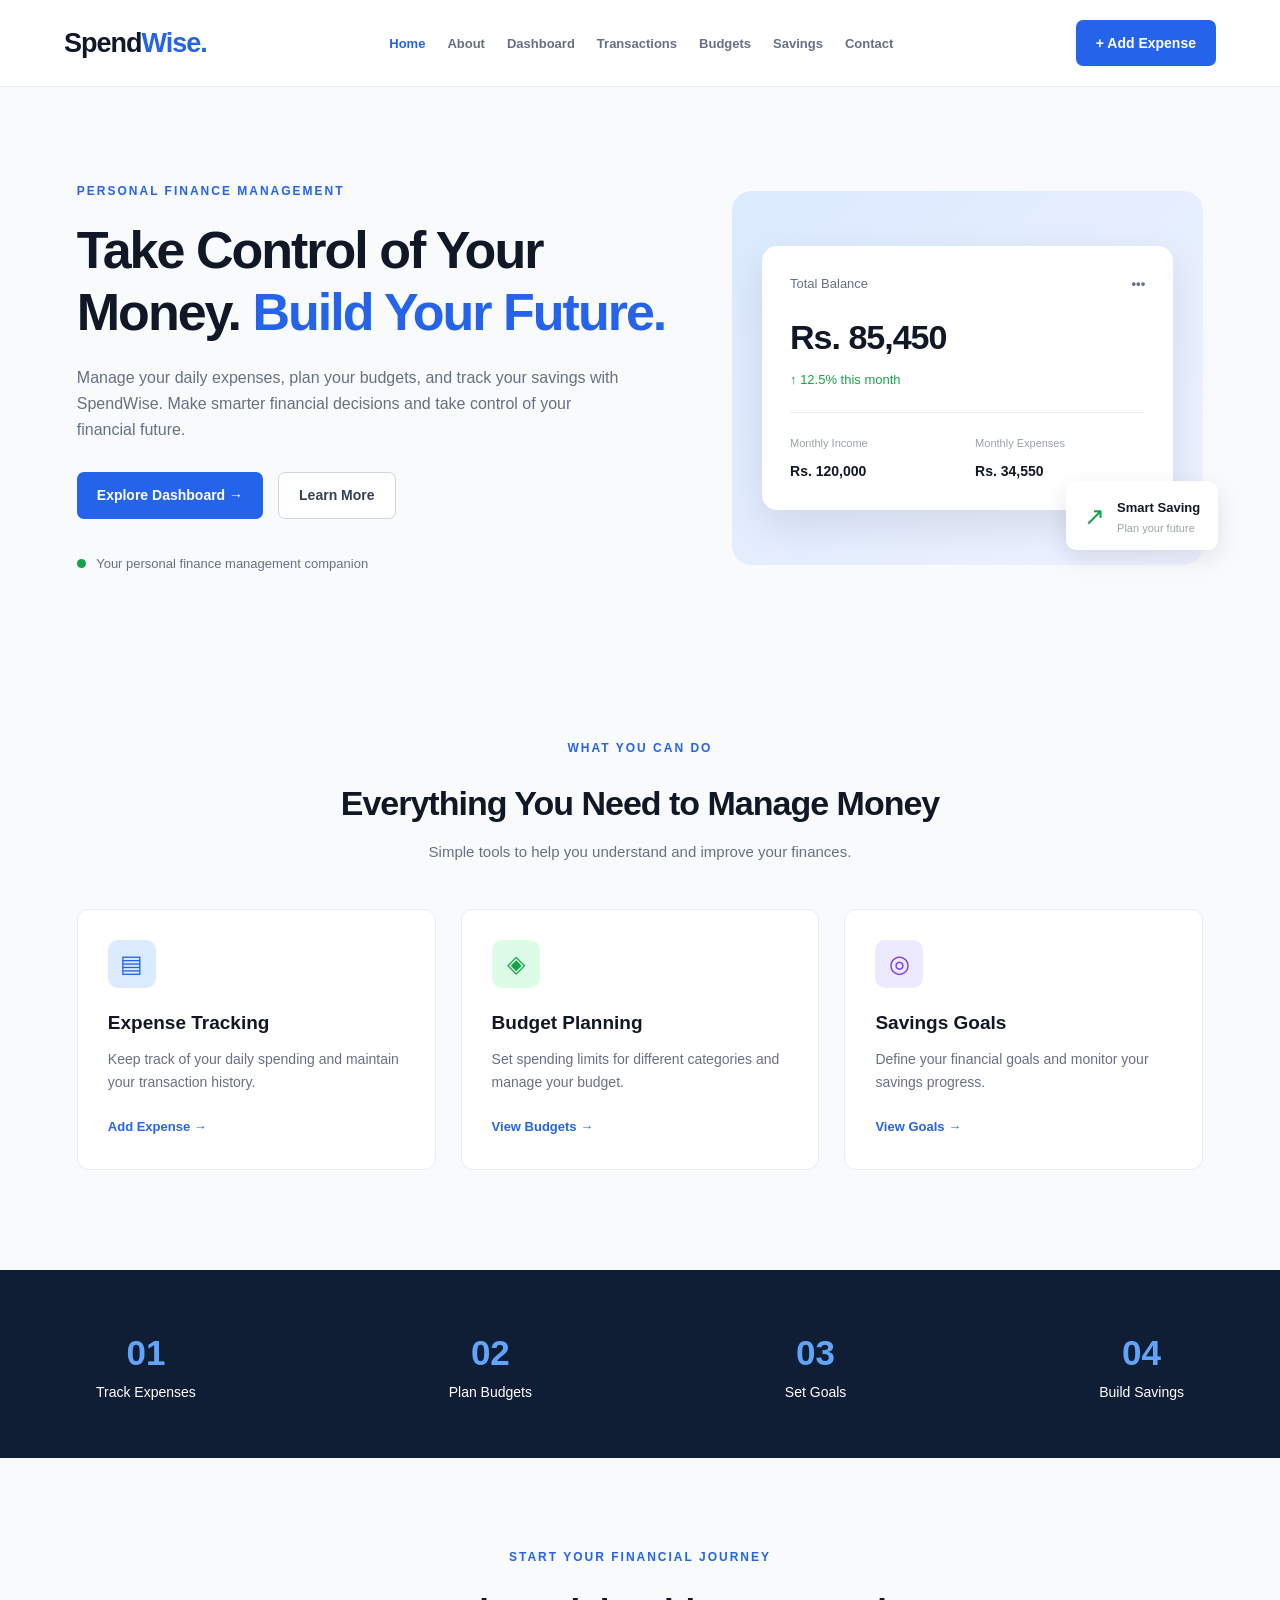
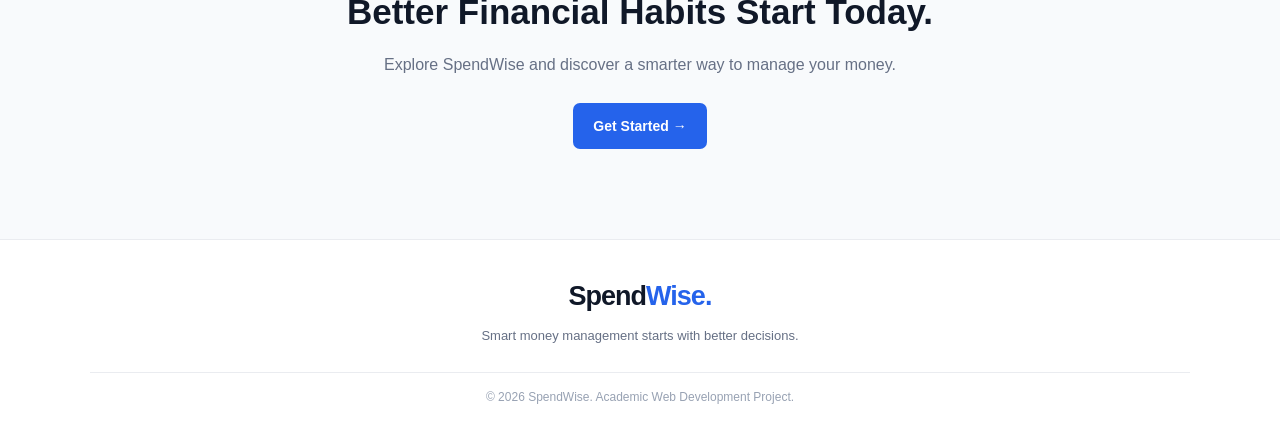
<file: index.html>
<!DOCTYPE html>
<html lang="en">

<head>
    <meta charset="UTF-8">
    <meta name="viewport" content="width=device-width, initial-scale=1.0">
    <title>SpendWise | Personal Finance Manager</title>
    <link rel="stylesheet" href="css/style.css">
</head>

<body>

    <!-- Navigation -->
    <header class="header">
        <nav class="navbar">
            <a href="index.html" class="logo">Spend<span>Wise.</span></a>

            <ul class="nav-links">
                <li><a href="index.html" class="active">Home</a></li>
                <li><a href="about.html">About</a></li>
                <li><a href="dashboard.html">Dashboard</a></li>
                <li><a href="expense-history.html">Transactions</a></li>
                <li><a href="budget-planner.html">Budgets</a></li>
                <li><a href="savings-goals.html">Savings</a></li>
                <li><a href="contact.html">Contact</a></li>
            </ul>

            <a href="add-expense.html" class="nav-button">+ Add Expense</a>
        </nav>
    </header>

    <!-- Hero Section -->
    <main>

        <section class="hero">
            <div class="hero-content">
                <p class="eyebrow">PERSONAL FINANCE MANAGEMENT</p>

                <h1>Take Control of Your Money. <span>Build Your Future.</span></h1>

                <p class="hero-description">
                    Manage your daily expenses, plan your budgets, and track
                    your savings with SpendWise. Make smarter financial
                    decisions and take control of your financial future.
                </p>

                <div class="hero-buttons">
                    <a href="dashboard.html" class="primary-button">
                        Explore Dashboard →
                    </a>

                    <a href="about.html" class="secondary-button">
                        Learn More
                    </a>
                </div>

                <div class="hero-note">
                    <span class="status-dot"></span>
                    Your personal finance management companion
                </div>
            </div>

            <div class="hero-visual">
                <div class="finance-card">
                    <div class="finance-card-top">
                        <span>Total Balance</span>
                        <span class="card-menu">•••</span>
                    </div>

                    <h2>Rs. 85,450</h2>
                    <p class="positive">↑ 12.5% this month</p>

                    <div class="card-divider"></div>

                    <div class="finance-details">
                        <div>
                            <span>Monthly Income</span>
                            <strong>Rs. 120,000</strong>
                        </div>

                        <div>
                            <span>Monthly Expenses</span>
                            <strong>Rs. 34,550</strong>
                        </div>
                    </div>
                </div>

                <div class="floating-card">
                    <span class="floating-icon">↗</span>
                    <div>
                        <strong>Smart Saving</strong>
                        <p>Plan your future</p>
                    </div>
                </div>
            </div>
        </section>

        <!-- Features -->
        <section class="features section-container">
            <div class="section-heading">
                <p class="eyebrow">WHAT YOU CAN DO</p>
                <h2>Everything You Need to Manage Money</h2>
                <p>Simple tools to help you understand and improve your finances.</p>
            </div>

            <div class="feature-list">

                <article class="feature-card">
                    <div class="feature-icon blue-icon">▤</div>
                    <h3>Expense Tracking</h3>
                    <p>Keep track of your daily spending and maintain your transaction history.</p>
                    <a href="add-expense.html">Add Expense →</a>
                </article>

                <article class="feature-card">
                    <div class="feature-icon green-icon">◈</div>
                    <h3>Budget Planning</h3>
                    <p>Set spending limits for different categories and manage your budget.</p>
                    <a href="budget-planner.html">View Budgets →</a>
                </article>

                <article class="feature-card">
                    <div class="feature-icon purple-icon">◎</div>
                    <h3>Savings Goals</h3>
                    <p>Define your financial goals and monitor your savings progress.</p>
                    <a href="savings-goals.html">View Goals →</a>
                </article>

            </div>
        </section>

        <!-- Statistics -->
        <section class="stats-section">
            <div class="stats-container">
                <div class="stat-item">
                    <h2>01</h2>
                    <p>Track Expenses</p>
                </div>

                <div class="stat-item">
                    <h2>02</h2>
                    <p>Plan Budgets</p>
                </div>

                <div class="stat-item">
                    <h2>03</h2>
                    <p>Set Goals</p>
                </div>

                <div class="stat-item">
                    <h2>04</h2>
                    <p>Build Savings</p>
                </div>
            </div>
        </section>

        <!-- Call to Action -->
        <section class="cta-section">
            <p class="eyebrow">START YOUR FINANCIAL JOURNEY</p>
            <h2>Better Financial Habits Start Today.</h2>
            <p>Explore SpendWise and discover a smarter way to manage your money.</p>
            <a href="dashboard.html" class="primary-button">Get Started →</a>
        </section>

    </main>

    <!-- Footer -->
    <footer class="footer">
        <div class="footer-content">
            <a href="index.html" class="logo footer-logo">Spend<span>Wise.</span></a>
            <p>Smart money management starts with better decisions.</p>
        </div>

        <div class="footer-bottom">
            <p>© 2026 SpendWise. Academic Web Development Project.</p>
        </div>
    </footer>

</body>
</html>
</file>
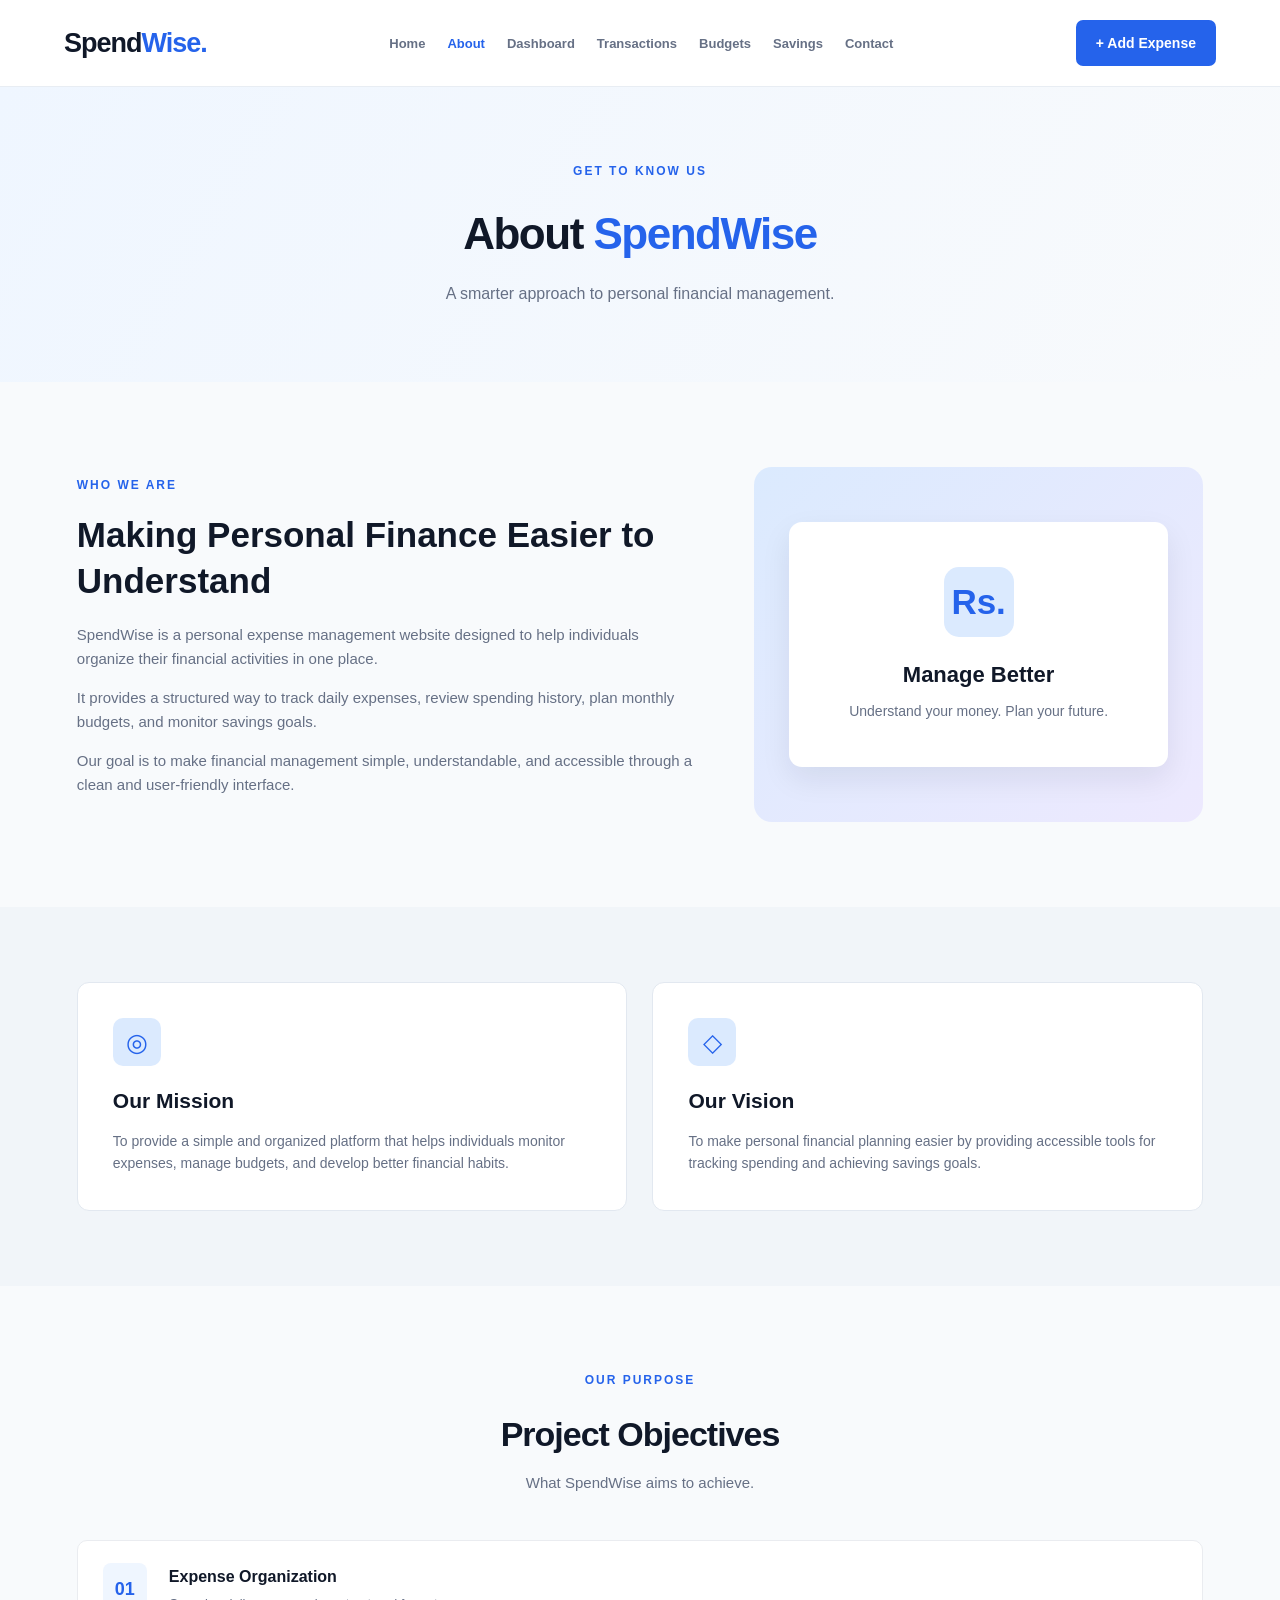
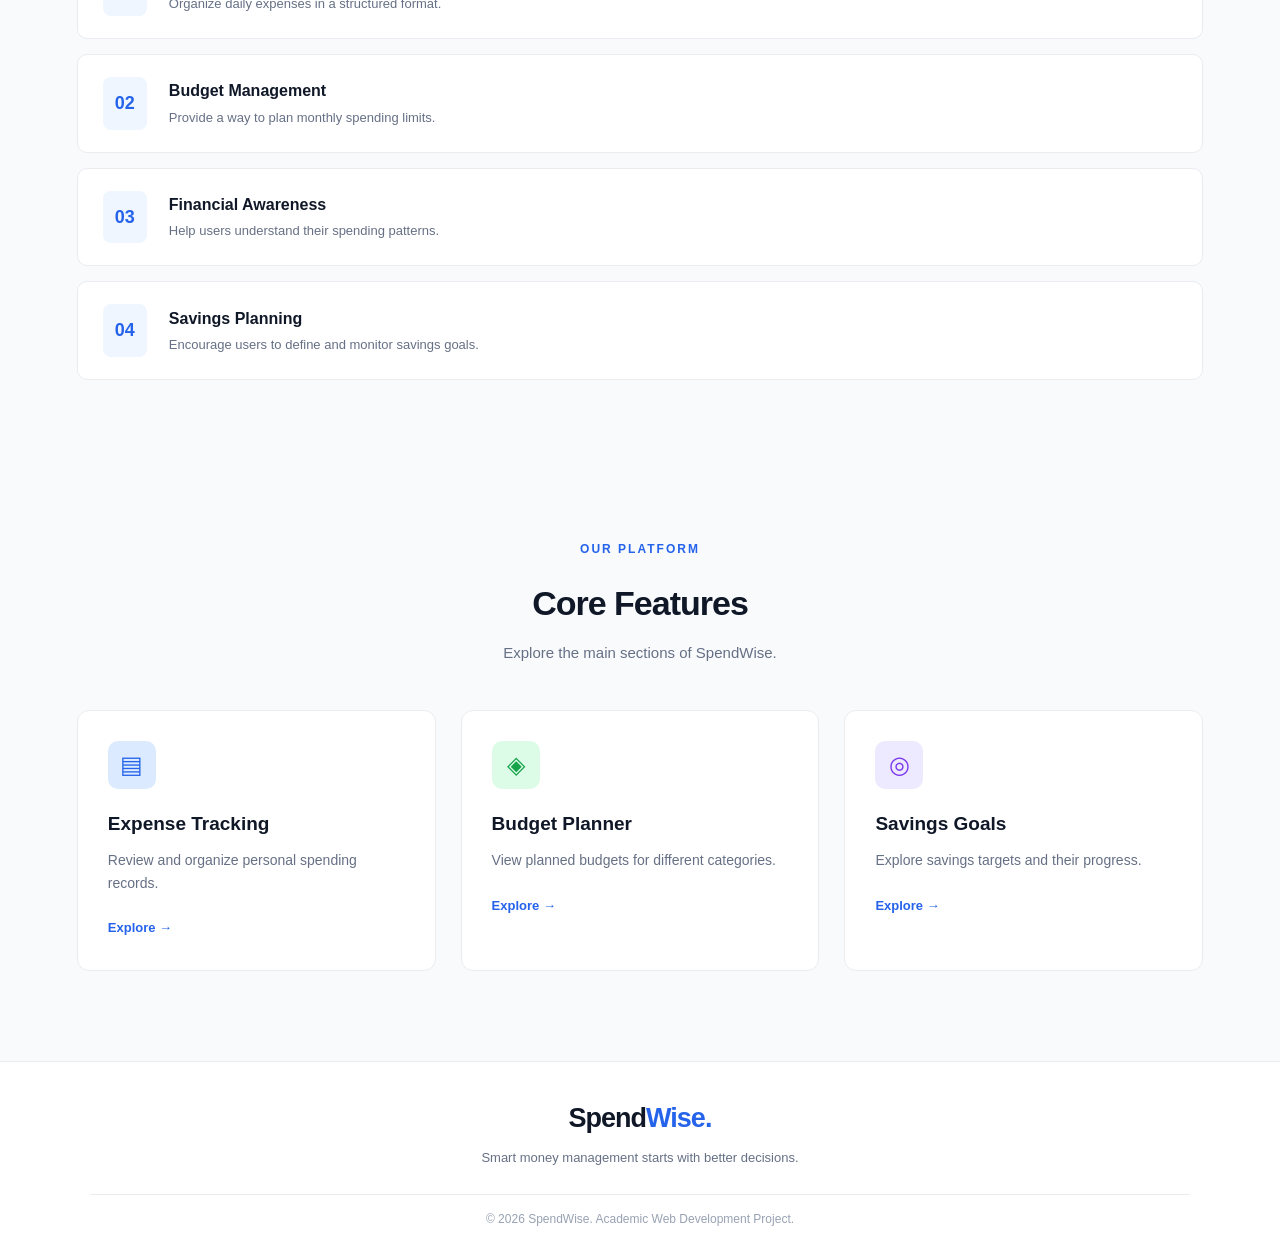
<file: about.html>
<!DOCTYPE html>
<html lang="en">

<head>
    <meta charset="UTF-8">
    <meta name="viewport" content="width=device-width, initial-scale=1.0">
    <title>About Us | SpendWise</title>
    <link rel="stylesheet" href="css/style.css">
</head>

<body>

    <!-- Navigation -->
    <header class="header">
        <nav class="navbar">
            <a href="index.html" class="logo">Spend<span>Wise.</span></a>

            <ul class="nav-links">
                <li><a href="index.html">Home</a></li>
                <li><a href="about.html" class="active">About</a></li>
                <li><a href="dashboard.html">Dashboard</a></li>
                <li><a href="expense-history.html">Transactions</a></li>
                <li><a href="budget-planner.html">Budgets</a></li>
                <li><a href="savings-goals.html">Savings</a></li>
                <li><a href="contact.html">Contact</a></li>
            </ul>

            <a href="add-expense.html" class="nav-button">+ Add Expense</a>
        </nav>
    </header>

    <main>

        <!-- Page Heading -->
        <section class="page-banner">
            <p class="eyebrow">GET TO KNOW US</p>
            <h1>About <span>SpendWise</span></h1>
            <p>A smarter approach to personal financial management.</p>
        </section>

        <!-- Introduction -->
        <section class="about-intro section-container">

            <div class="about-content">
                <p class="eyebrow">WHO WE ARE</p>
                <h2>Making Personal Finance Easier to Understand</h2>

                <p>
                    SpendWise is a personal expense management website
                    designed to help individuals organize their financial
                    activities in one place.
                </p>

                <p>
                    It provides a structured way to track daily expenses,
                    review spending history, plan monthly budgets, and
                    monitor savings goals.
                </p>

                <p>
                    Our goal is to make financial management simple,
                    understandable, and accessible through a clean
                    and user-friendly interface.
                </p>
            </div>

            <div class="about-visual">
                <div class="about-visual-card">
                    <span class="about-symbol">Rs.</span>
                    <h3>Manage Better</h3>
                    <p>Understand your money. Plan your future.</p>
                </div>
            </div>

        </section>

        <!-- Mission and Vision -->
        <section class="mission-section">
            <div class="section-container mission-list">

                <article class="mission-card">
                    <div class="mission-icon">◎</div>
                    <h3>Our Mission</h3>
                    <p>
                        To provide a simple and organized platform that
                        helps individuals monitor expenses, manage budgets,
                        and develop better financial habits.
                    </p>
                </article>

                <article class="mission-card">
                    <div class="mission-icon">◇</div>
                    <h3>Our Vision</h3>
                    <p>
                        To make personal financial planning easier by
                        providing accessible tools for tracking spending
                        and achieving savings goals.
                    </p>
                </article>

            </div>
        </section>

        <!-- Objectives -->
        <section class="objectives-section section-container">

            <div class="section-heading">
                <p class="eyebrow">OUR PURPOSE</p>
                <h2>Project Objectives</h2>
                <p>What SpendWise aims to achieve.</p>
            </div>

            <div class="objective-list">

                <article class="objective-card">
                    <span>01</span>
                    <div>
                        <h3>Expense Organization</h3>
                        <p>Organize daily expenses in a structured format.</p>
                    </div>
                </article>

                <article class="objective-card">
                    <span>02</span>
                    <div>
                        <h3>Budget Management</h3>
                        <p>Provide a way to plan monthly spending limits.</p>
                    </div>
                </article>

                <article class="objective-card">
                    <span>03</span>
                    <div>
                        <h3>Financial Awareness</h3>
                        <p>Help users understand their spending patterns.</p>
                    </div>
                </article>

                <article class="objective-card">
                    <span>04</span>
                    <div>
                        <h3>Savings Planning</h3>
                        <p>Encourage users to define and monitor savings goals.</p>
                    </div>
                </article>

            </div>
        </section>

        <!-- Core Features -->
        <section class="about-features">
            <div class="section-container">

                <div class="section-heading">
                    <p class="eyebrow">OUR PLATFORM</p>
                    <h2>Core Features</h2>
                    <p>Explore the main sections of SpendWise.</p>
                </div>

                <div class="feature-list">

                    <article class="feature-card">
                        <div class="feature-icon blue-icon">▤</div>
                        <h3>Expense Tracking</h3>
                        <p>Review and organize personal spending records.</p>
                        <a href="expense-history.html">Explore →</a>
                    </article>

                    <article class="feature-card">
                        <div class="feature-icon green-icon">◈</div>
                        <h3>Budget Planner</h3>
                        <p>View planned budgets for different categories.</p>
                        <a href="budget-planner.html">Explore →</a>
                    </article>

                    <article class="feature-card">
                        <div class="feature-icon purple-icon">◎</div>
                        <h3>Savings Goals</h3>
                        <p>Explore savings targets and their progress.</p>
                        <a href="savings-goals.html">Explore →</a>
                    </article>

                </div>
            </div>
        </section>

    </main>

    <!-- Footer -->
    <footer class="footer">
        <div class="footer-content">
            <a href="index.html" class="logo footer-logo">Spend<span>Wise.</span></a>
            <p>Smart money management starts with better decisions.</p>
        </div>

        <div class="footer-bottom">
            <p>© 2026 SpendWise. Academic Web Development Project.</p>
        </div>
    </footer>

</body>
</html>
</file>
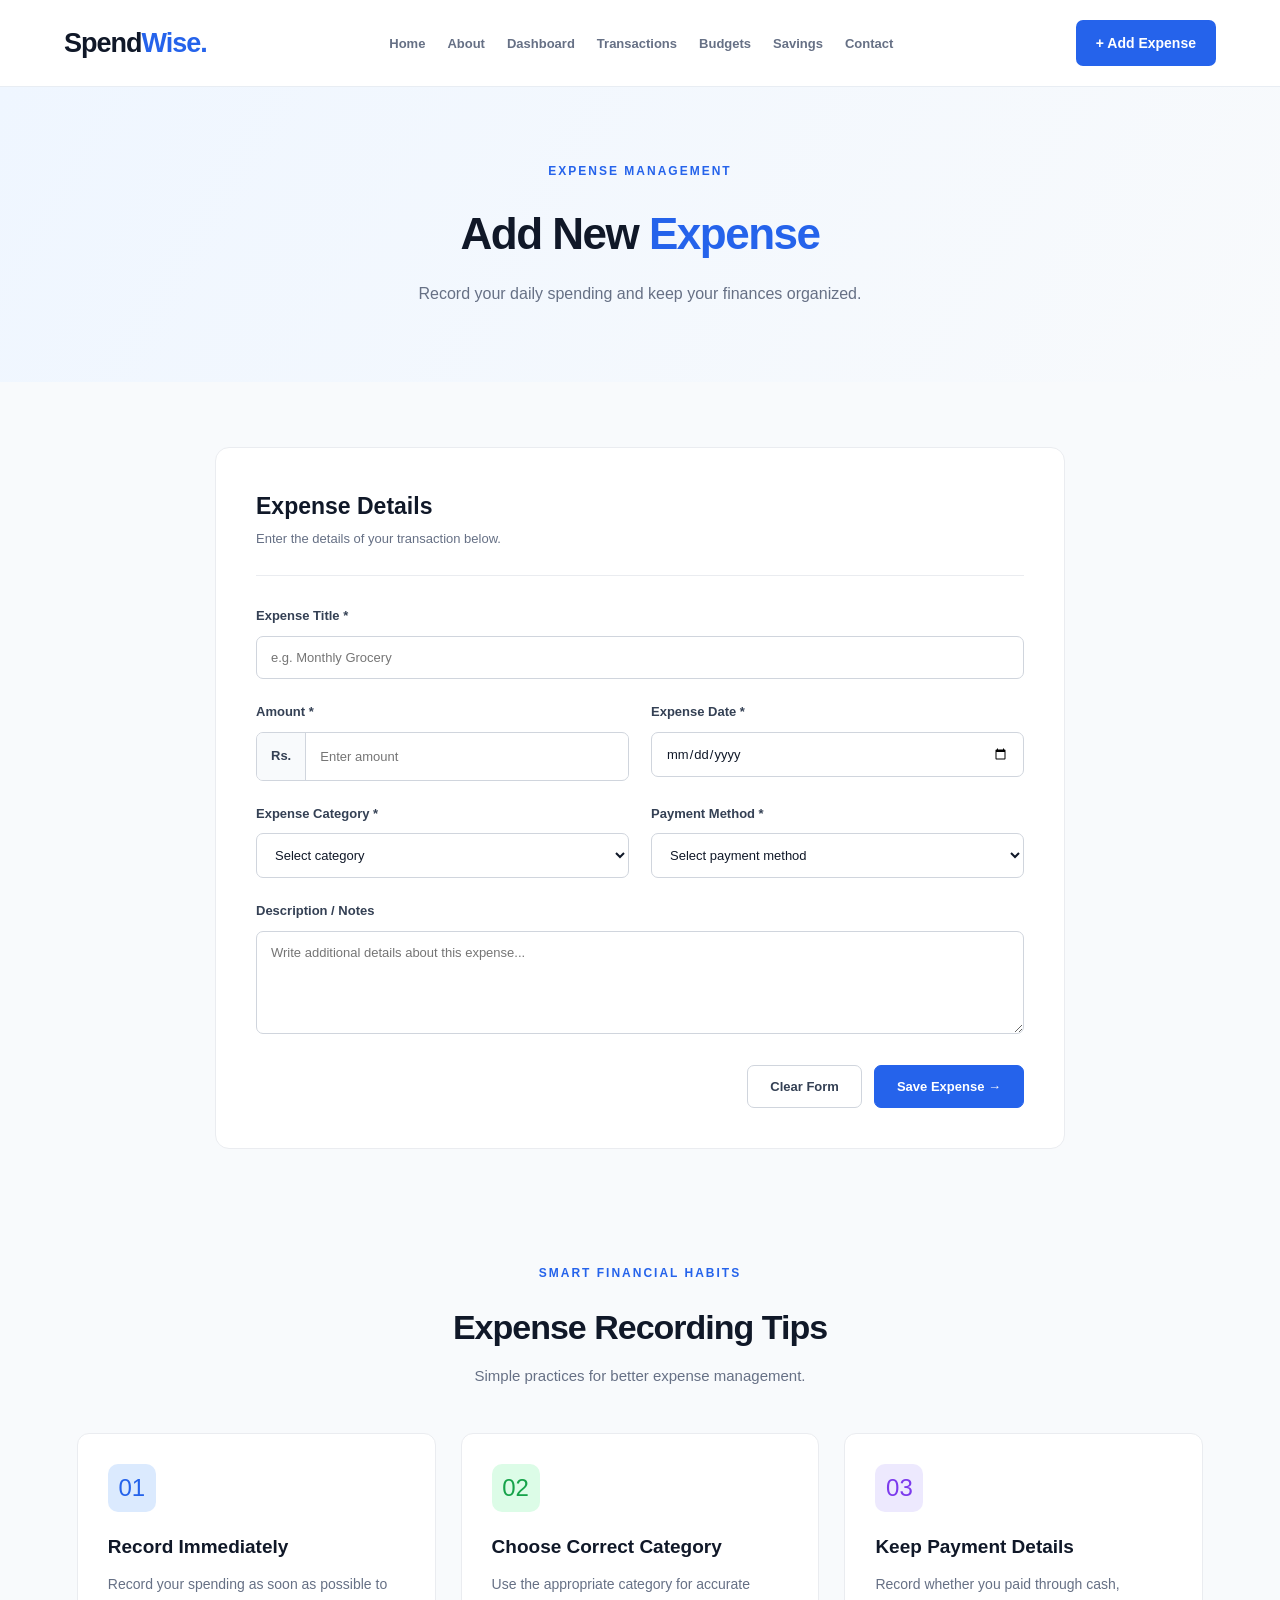
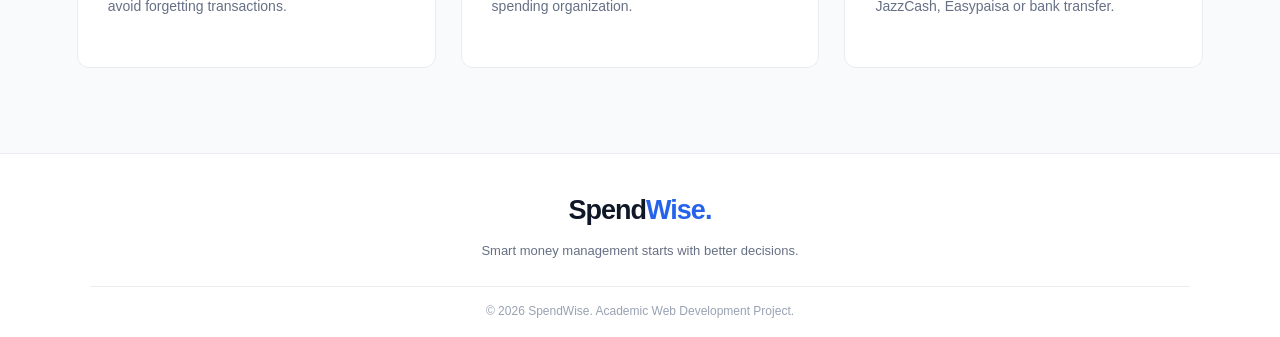
<file: add-expense.html>
<!DOCTYPE html>
<html lang="en">

<head>
    <meta charset="UTF-8">
    <meta name="viewport" content="width=device-width, initial-scale=1.0">
    <title>Add Expense | SpendWise Pakistan</title>
    <link rel="stylesheet" href="css/style.css">
</head>

<body>

    <!-- Navigation -->
    <header class="header">
        <nav class="navbar">
            <a href="index.html" class="logo">Spend<span>Wise.</span></a>

            <ul class="nav-links">
                <li><a href="index.html">Home</a></li>
                <li><a href="about.html">About</a></li>
                <li><a href="dashboard.html">Dashboard</a></li>
                <li><a href="expense-history.html">Transactions</a></li>
                <li><a href="budget-planner.html">Budgets</a></li>
                <li><a href="savings-goals.html">Savings</a></li>
                <li><a href="contact.html">Contact</a></li>
            </ul>

            <a href="add-expense.html" class="nav-button">+ Add Expense</a>
        </nav>
    </header>

    <main>

        <!-- Page Heading -->
        <section class="page-banner">
            <p class="eyebrow">EXPENSE MANAGEMENT</p>
            <h1>Add New <span>Expense</span></h1>
            <p>Record your daily spending and keep your finances organized.</p>
        </section>

        <!-- Expense Form -->
        <section class="expense-form-section">

            <div class="expense-form-container">

                <div class="form-heading">
                    <div>
                        <h2>Expense Details</h2>
                        <p>Enter the details of your transaction below.</p>
                    </div>

                </div>

                <form action="#" method="get">

                    <div class="form-group">
                        <label for="expense-title">Expense Title *</label>
                        <input
                            type="text"
                            id="expense-title"
                            name="expense-title"
                            placeholder="e.g. Monthly Grocery"
                            required
                            maxlength="60">
                    </div>

                    <div class="form-row">

                        <div class="form-group">
                            <label for="amount">Amount *</label>
                            <div class="amount-input">
                                <span>Rs.</span>
                                <input
                                    type="number"
                                    id="amount"
                                    name="amount"
                                    placeholder="Enter amount"
                                    min="1"
                                    step="0.01"
                                    required>
                            </div>
                        </div>

                        <div class="form-group">
                            <label for="date">Expense Date *</label>
                            <input
                                type="date"
                                id="date"
                                name="date"
                                required>
                        </div>

                    </div>

                    <div class="form-row">

                        <div class="form-group">
                            <label for="category">Expense Category *</label>
                            <select id="category" name="category" required>
                                <option value="">Select category</option>
                                <option>Grocery / Rashan</option>
                                <option>Electricity Bill</option>
                                <option>Gas Bill</option>
                                <option>Water Bill</option>
                                <option>Internet & Mobile</option>
                                <option>Petrol / Fuel</option>
                                <option>Transport</option>
                                <option>Education / Fees</option>
                                <option>Medical / Medicines</option>
                                <option>House Rent</option>
                                <option>Shopping</option>
                                <option>Eating Out</option>
                                <option>Entertainment</option>
                                <option>Other Expenses</option>
                            </select>
                        </div>

                        <div class="form-group">
                            <label for="payment-method">Payment Method *</label>
                            <select
                                id="payment-method"
                                name="payment-method"
                                required>
                                <option value="">Select payment method</option>
                                <option>Cash</option>
                                <option>JazzCash</option>
                                <option>Easypaisa</option>
                                <option>Bank Transfer</option>
                                <option>Debit Card</option>
                                <option>Credit Card</option>
                            </select>
                        </div>

                    </div>

                    <div class="form-group">
                        <label for="description">Description / Notes</label>
                        <textarea
                            id="description"
                            name="description"
                            rows="5"
                            placeholder="Write additional details about this expense..."
                            maxlength="500"></textarea>
                    </div>

                    <div class="form-actions">
                        <button type="reset" class="form-reset-button">
                            Clear Form
                        </button>

                        <button type="submit" class="form-submit-button">
                            Save Expense →
                        </button>
                    </div>

                </form>

            </div>

        </section>

        <!-- Helpful Information -->
        <section class="expense-tips section-container">

            <div class="section-heading">
                <p class="eyebrow">SMART FINANCIAL HABITS</p>
                <h2>Expense Recording Tips</h2>
                <p>Simple practices for better expense management.</p>
            </div>

            <div class="feature-list">

                <article class="feature-card">
                    <div class="feature-icon blue-icon">01</div>
                    <h3>Record Immediately</h3>
                    <p>Record your spending as soon as possible to avoid forgetting transactions.</p>
                </article>

                <article class="feature-card">
                    <div class="feature-icon green-icon">02</div>
                    <h3>Choose Correct Category</h3>
                    <p>Use the appropriate category for accurate spending organization.</p>
                </article>

                <article class="feature-card">
                    <div class="feature-icon purple-icon">03</div>
                    <h3>Keep Payment Details</h3>
                    <p>Record whether you paid through cash, JazzCash, Easypaisa or bank transfer.</p>
                </article>

            </div>

        </section>

    </main>

    <!-- Footer -->
    <footer class="footer">
        <div class="footer-content">
            <a href="index.html" class="logo footer-logo">Spend<span>Wise.</span></a>
            <p>Smart money management starts with better decisions.</p>
        </div>

        <div class="footer-bottom">
            <p>© 2026 SpendWise. Academic Web Development Project.</p>
        </div>
    </footer>

</body>
</html>
</file>
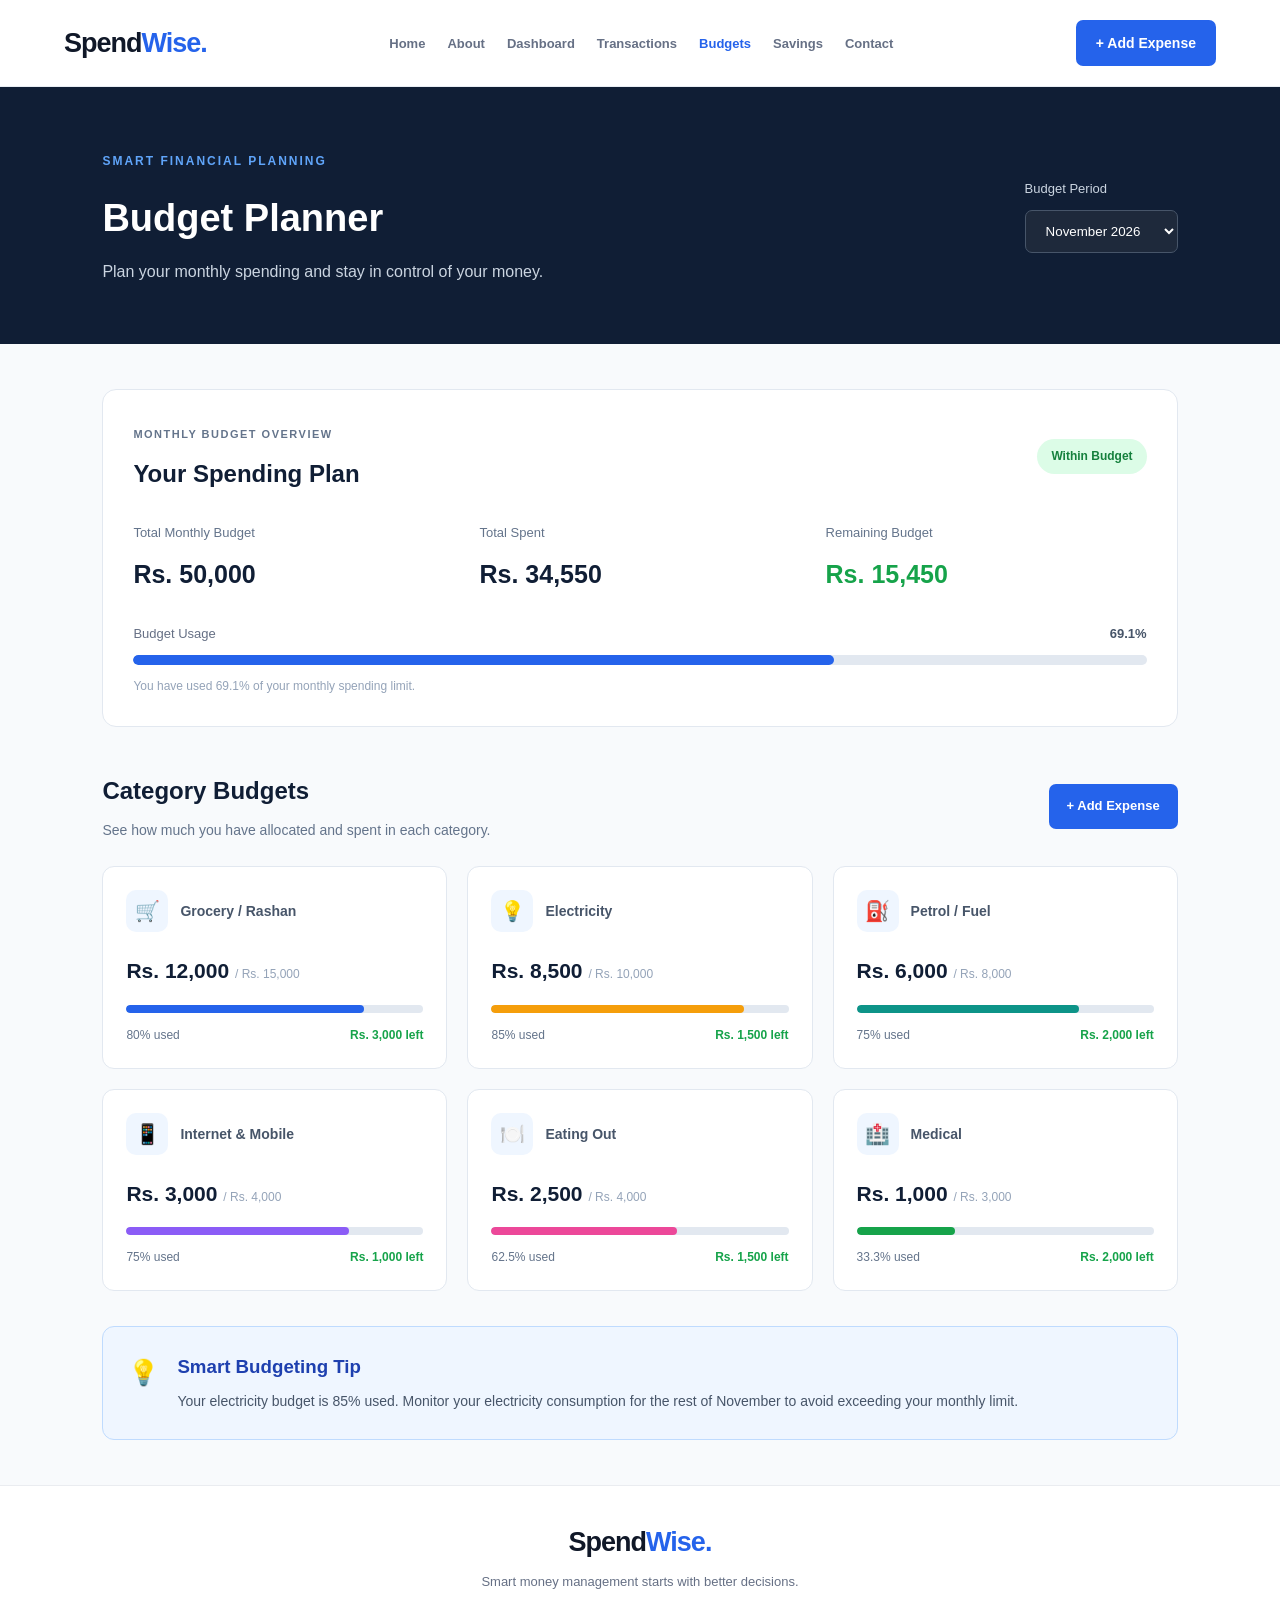
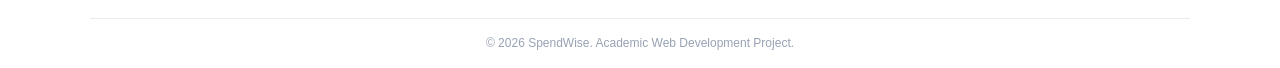
<file: budget-planner.html>
<!DOCTYPE html>
<html lang="en">
<head>
    <meta charset="UTF-8">
    <meta name="viewport" content="width=device-width, initial-scale=1.0">
    <title>Budget Planner | SpendWise</title>
    <link rel="stylesheet" href="css/style.css">
</head>
<body>

    <!-- Navigation -->
    <header class="header">
        <nav class="navbar">
            <a href="index.html" class="logo">Spend<span>Wise.</span></a>

            <ul class="nav-links">
                <li><a href="index.html">Home</a></li>
                <li><a href="about.html">About</a></li>
                <li><a href="dashboard.html">Dashboard</a></li>
                <li><a href="expense-history.html">Transactions</a></li>
                <li><a href="budget-planner.html" class="active">Budgets</a></li>
                <li><a href="savings-goals.html">Savings</a></li>
                <li><a href="contact.html">Contact</a></li>
            </ul>

            <a href="add-expense.html" class="nav-button">+ Add Expense</a>
        </nav>
    </header>

    <!-- Page Hero -->
    <section class="budget-hero">
        <div>
            <span class="section-tag">SMART FINANCIAL PLANNING</span>
            <h1>Budget Planner</h1>
            <p>Plan your monthly spending and stay in control of your money.</p>
        </div>

        <div class="budget-month">
            <label for="budget-month">Budget Period</label>
            <select id="budget-month">
                <option>November 2026</option>
                <option>October 2026</option>
                <option>September 2026</option>
            </select>
        </div>
    </section>

    <main class="budget-container">

        <!-- Overall Budget -->
        <section class="overall-budget-card">
            <div class="overall-budget-heading">
                <div>
                    <span>MONTHLY BUDGET OVERVIEW</span>
                    <h2>Your Spending Plan</h2>
                </div>
                <span class="budget-status">Within Budget</span>
            </div>

            <div class="overall-budget-numbers">
                <div>
                    <p>Total Monthly Budget</p>
                    <h2>Rs. 50,000</h2>
                </div>

                <div>
                    <p>Total Spent</p>
                    <h2>Rs. 34,550</h2>
                </div>

                <div>
                    <p>Remaining Budget</p>
                    <h2 class="remaining-value">Rs. 15,450</h2>
                </div>
            </div>

            <div class="budget-progress-info">
                <span>Budget Usage</span>
                <strong>69.1%</strong>
            </div>

            <div class="budget-progress-track">
                <div class="budget-progress-fill"></div>
            </div>

            <p class="budget-helper">
                You have used 69.1% of your monthly spending limit.
            </p>
        </section>

        <!-- Budget Category Heading -->
        <section class="budget-section-heading">
            <div>
                <h2>Category Budgets</h2>
                <p>See how much you have allocated and spent in each category.</p>
            </div>

            <a href="add-expense.html" class="budget-add-button">
                + Add Expense
            </a>
        </section>

        <!-- Category Budget Cards -->
        <section class="budget-category-grid">

            <div class="budget-category-card">
                <div class="budget-card-top">
                    <div class="budget-icon">🛒</div>
                    <span class="budget-label">Grocery / Rashan</span>
                </div>
                <h3>Rs. 12,000 <small>/ Rs. 15,000</small></h3>
                <div class="category-progress-track">
                    <div class="category-progress-fill grocery-fill"></div>
                </div>
                <div class="category-budget-details">
                    <span>80% used</span>
                    <strong>Rs. 3,000 left</strong>
                </div>
            </div>

            <div class="budget-category-card">
                <div class="budget-card-top">
                    <div class="budget-icon">💡</div>
                    <span class="budget-label">Electricity</span>
                </div>
                <h3>Rs. 8,500 <small>/ Rs. 10,000</small></h3>
                <div class="category-progress-track">
                    <div class="category-progress-fill electricity-fill"></div>
                </div>
                <div class="category-budget-details">
                    <span>85% used</span>
                    <strong>Rs. 1,500 left</strong>
                </div>
            </div>

            <div class="budget-category-card">
                <div class="budget-card-top">
                    <div class="budget-icon">⛽</div>
                    <span class="budget-label">Petrol / Fuel</span>
                </div>
                <h3>Rs. 6,000 <small>/ Rs. 8,000</small></h3>
                <div class="category-progress-track">
                    <div class="category-progress-fill petrol-fill"></div>
                </div>
                <div class="category-budget-details">
                    <span>75% used</span>
                    <strong>Rs. 2,000 left</strong>
                </div>
            </div>

            <div class="budget-category-card">
                <div class="budget-card-top">
                    <div class="budget-icon">📱</div>
                    <span class="budget-label">Internet & Mobile</span>
                </div>
                <h3>Rs. 3,000 <small>/ Rs. 4,000</small></h3>
                <div class="category-progress-track">
                    <div class="category-progress-fill internet-fill"></div>
                </div>
                <div class="category-budget-details">
                    <span>75% used</span>
                    <strong>Rs. 1,000 left</strong>
                </div>
            </div>

            <div class="budget-category-card">
                <div class="budget-card-top">
                    <div class="budget-icon">🍽️</div>
                    <span class="budget-label">Eating Out</span>
                </div>
                <h3>Rs. 2,500 <small>/ Rs. 4,000</small></h3>
                <div class="category-progress-track">
                    <div class="category-progress-fill eating-fill"></div>
                </div>
                <div class="category-budget-details">
                    <span>62.5% used</span>
                    <strong>Rs. 1,500 left</strong>
                </div>
            </div>

            <div class="budget-category-card">
                <div class="budget-card-top">
                    <div class="budget-icon">🏥</div>
                    <span class="budget-label">Medical</span>
                </div>
                <h3>Rs. 1,000 <small>/ Rs. 3,000</small></h3>
                <div class="category-progress-track">
                    <div class="category-progress-fill medical-fill"></div>
                </div>
                <div class="category-budget-details">
                    <span>33.3% used</span>
                    <strong>Rs. 2,000 left</strong>
                </div>
            </div>

        </section>

        <!-- Budget Tips -->
        <section class="budget-tips">
            <div class="budget-tip-icon">💡</div>
            <div>
                <h3>Smart Budgeting Tip</h3>
                <p>
                    Your electricity budget is 85% used. Monitor your
                    electricity consumption for the rest of November
                    to avoid exceeding your monthly limit.
                </p>
            </div>
        </section>

    </main>

    <!-- Footer -->
    <footer class="footer">
        <div class="footer-content">
            <a href="index.html" class="logo footer-logo">
                Spend<span>Wise.</span>
            </a>
            <p>Smart money management starts with better decisions.</p>
        </div>

        <div class="footer-bottom">
            <p>© 2026 SpendWise. Academic Web Development Project.</p>
        </div>
    </footer>

</body>
</html>
</file>
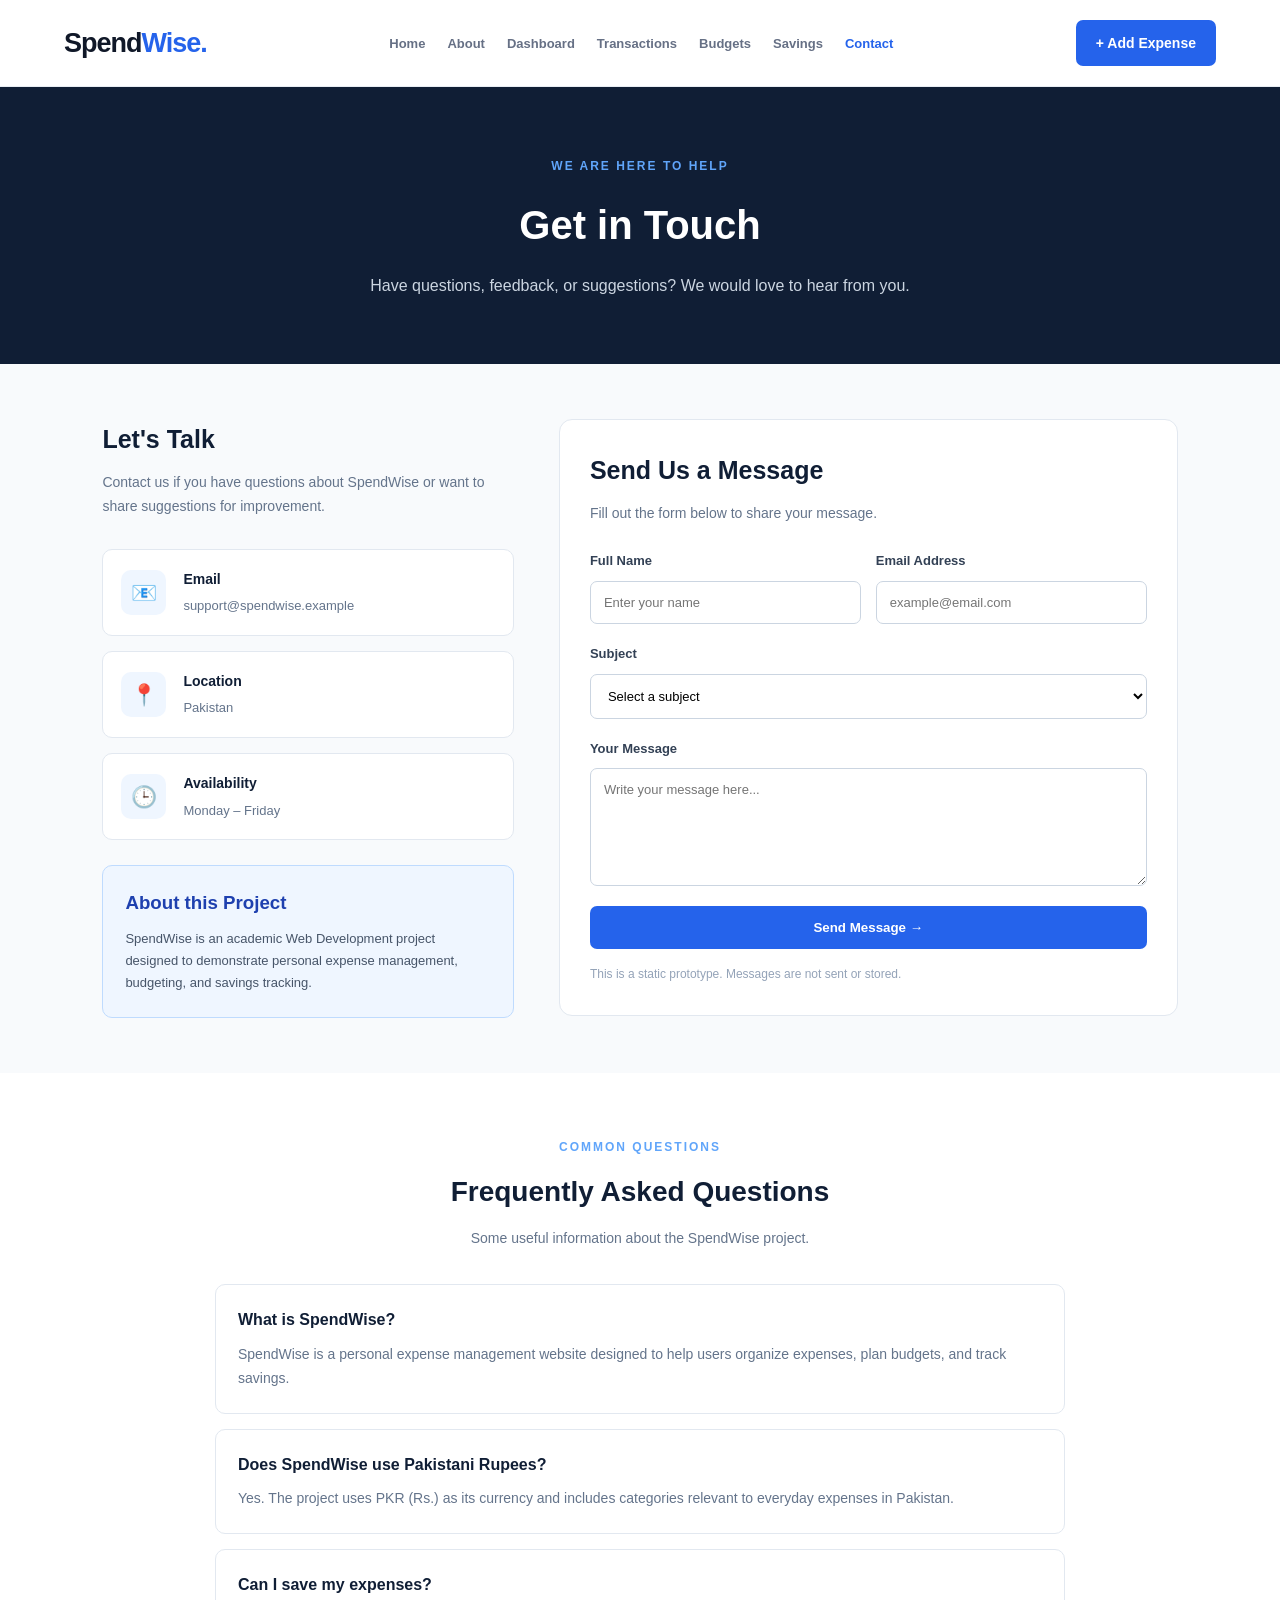
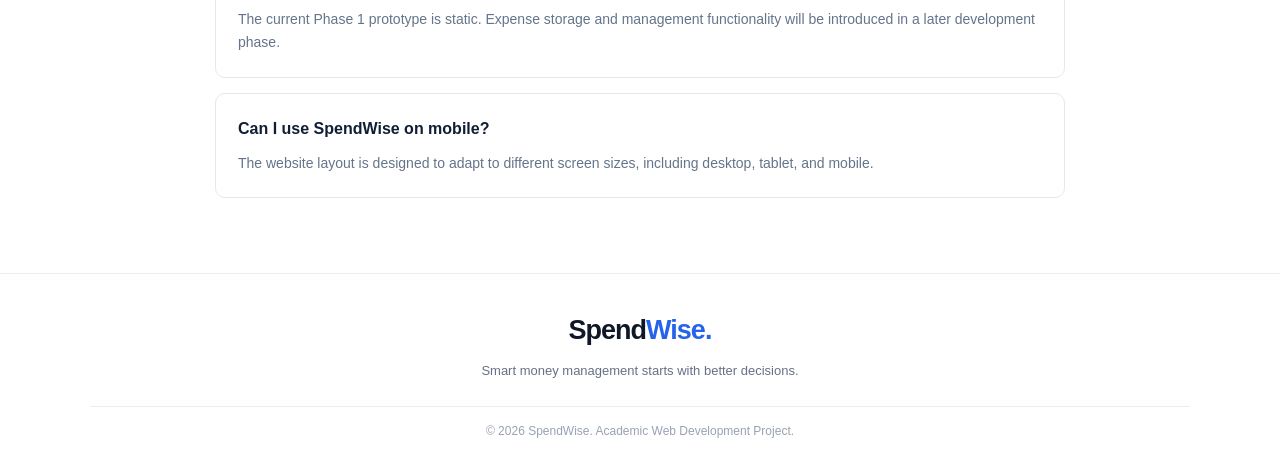
<file: contact.html>
<!DOCTYPE html>
<html lang="en">
<head>
    <meta charset="UTF-8">
    <meta name="viewport" content="width=device-width, initial-scale=1.0">
    <title>Contact Us | SpendWise</title>
    <link rel="stylesheet" href="css/style.css">
</head>
<body>

    <!-- Navigation -->
    <header class="header">
        <nav class="navbar">
            <a href="index.html" class="logo">Spend<span>Wise.</span></a>

            <ul class="nav-links">
                <li><a href="index.html">Home</a></li>
                <li><a href="about.html">About</a></li>
                <li><a href="dashboard.html">Dashboard</a></li>
                <li><a href="expense-history.html">Transactions</a></li>
                <li><a href="budget-planner.html">Budgets</a></li>
                <li><a href="savings-goals.html">Savings</a></li>
                <li><a href="contact.html" class="active">Contact</a></li>
            </ul>

            <a href="add-expense.html" class="nav-button">+ Add Expense</a>
        </nav>
    </header>

    <!-- Contact Hero -->
    <section class="contact-hero">
        <span class="section-tag">WE ARE HERE TO HELP</span>
        <h1>Get in Touch</h1>
        <p>
            Have questions, feedback, or suggestions?
            We would love to hear from you.
        </p>
    </section>

    <main class="contact-container">

        <!-- Contact Information -->
        <section class="contact-info-section">

            <div class="contact-info-heading">
                <h2>Let's Talk</h2>
                <p>
                    Contact us if you have questions about SpendWise
                    or want to share suggestions for improvement.
                </p>
            </div>

            <div class="contact-info-card">
                <div class="contact-info-icon">📧</div>
                <div>
                    <h3>Email</h3>
                    <p>support@spendwise.example</p>
                </div>
            </div>

            <div class="contact-info-card">
                <div class="contact-info-icon">📍</div>
                <div>
                    <h3>Location</h3>
                    <p>Pakistan</p>
                </div>
            </div>

            <div class="contact-info-card">
                <div class="contact-info-icon">🕒</div>
                <div>
                    <h3>Availability</h3>
                    <p>Monday – Friday</p>
                </div>
            </div>

            <div class="contact-note">
                <h3>About this Project</h3>
                <p>
                    SpendWise is an academic Web Development project
                    designed to demonstrate personal expense management,
                    budgeting, and savings tracking.
                </p>
            </div>

        </section>

        <!-- Contact Form -->
        <section class="contact-form-section">

            <div class="contact-form-heading">
                <h2>Send Us a Message</h2>
                <p>Fill out the form below to share your message.</p>
            </div>

            <form class="contact-form" action="#" method="get">

                <div class="contact-form-row">
                    <div class="contact-form-group">
                        <label for="full-name">Full Name</label>
                        <input type="text" id="full-name"
                               name="name"
                               placeholder="Enter your name"
                               maxlength="60"
                               required>
                    </div>

                    <div class="contact-form-group">
                        <label for="email">Email Address</label>
                        <input type="email" id="email"
                               name="email"
                               placeholder="example@email.com"
                               required>
                    </div>
                </div>

                <div class="contact-form-group">
                    <label for="subject">Subject</label>
                    <select id="subject" name="subject" required>
                        <option value="">Select a subject</option>
                        <option>General Inquiry</option>
                        <option>Website Feedback</option>
                        <option>Technical Issue</option>
                        <option>Feature Suggestion</option>
                        <option>Other</option>
                    </select>
                </div>

                <div class="contact-form-group">
                    <label for="message">Your Message</label>
                    <textarea id="message"
                              name="message"
                              rows="6"
                              placeholder="Write your message here..."
                              maxlength="1000"
                              required></textarea>
                </div>

                <button type="submit" class="contact-submit-button">
                    Send Message →
                </button>

            </form>

            <p class="contact-static-note">
                This is a static prototype. Messages are not sent or stored.
            </p>

        </section>

    </main>

    <!-- FAQ -->
    <section class="faq-section">
        <div class="faq-heading">
            <span class="section-tag">COMMON QUESTIONS</span>
            <h2>Frequently Asked Questions</h2>
            <p>Some useful information about the SpendWise project.</p>
        </div>

        <div class="faq-list">

            <div class="faq-item">
                <h3>What is SpendWise?</h3>
                <p>
                    SpendWise is a personal expense management website
                    designed to help users organize expenses, plan budgets,
                    and track savings.
                </p>
            </div>

            <div class="faq-item">
                <h3>Does SpendWise use Pakistani Rupees?</h3>
                <p>
                    Yes. The project uses PKR (Rs.) as its currency
                    and includes categories relevant to everyday expenses
                    in Pakistan.
                </p>
            </div>

            <div class="faq-item">
                <h3>Can I save my expenses?</h3>
                <p>
                    The current Phase 1 prototype is static. Expense
                    storage and management functionality will be introduced
                    in a later development phase.
                </p>
            </div>

            <div class="faq-item">
                <h3>Can I use SpendWise on mobile?</h3>
                <p>
                    The website layout is designed to adapt to different
                    screen sizes, including desktop, tablet, and mobile.
                </p>
            </div>

        </div>
    </section>

    <!-- Footer -->
    <footer class="footer">
        <div class="footer-content">
            <a href="index.html" class="logo footer-logo">
                Spend<span>Wise.</span>
            </a>
            <p>Smart money management starts with better decisions.</p>
        </div>

        <div class="footer-bottom">
            <p>© 2026 SpendWise. Academic Web Development Project.</p>
        </div>
    </footer>

</body>
</html>
</file>
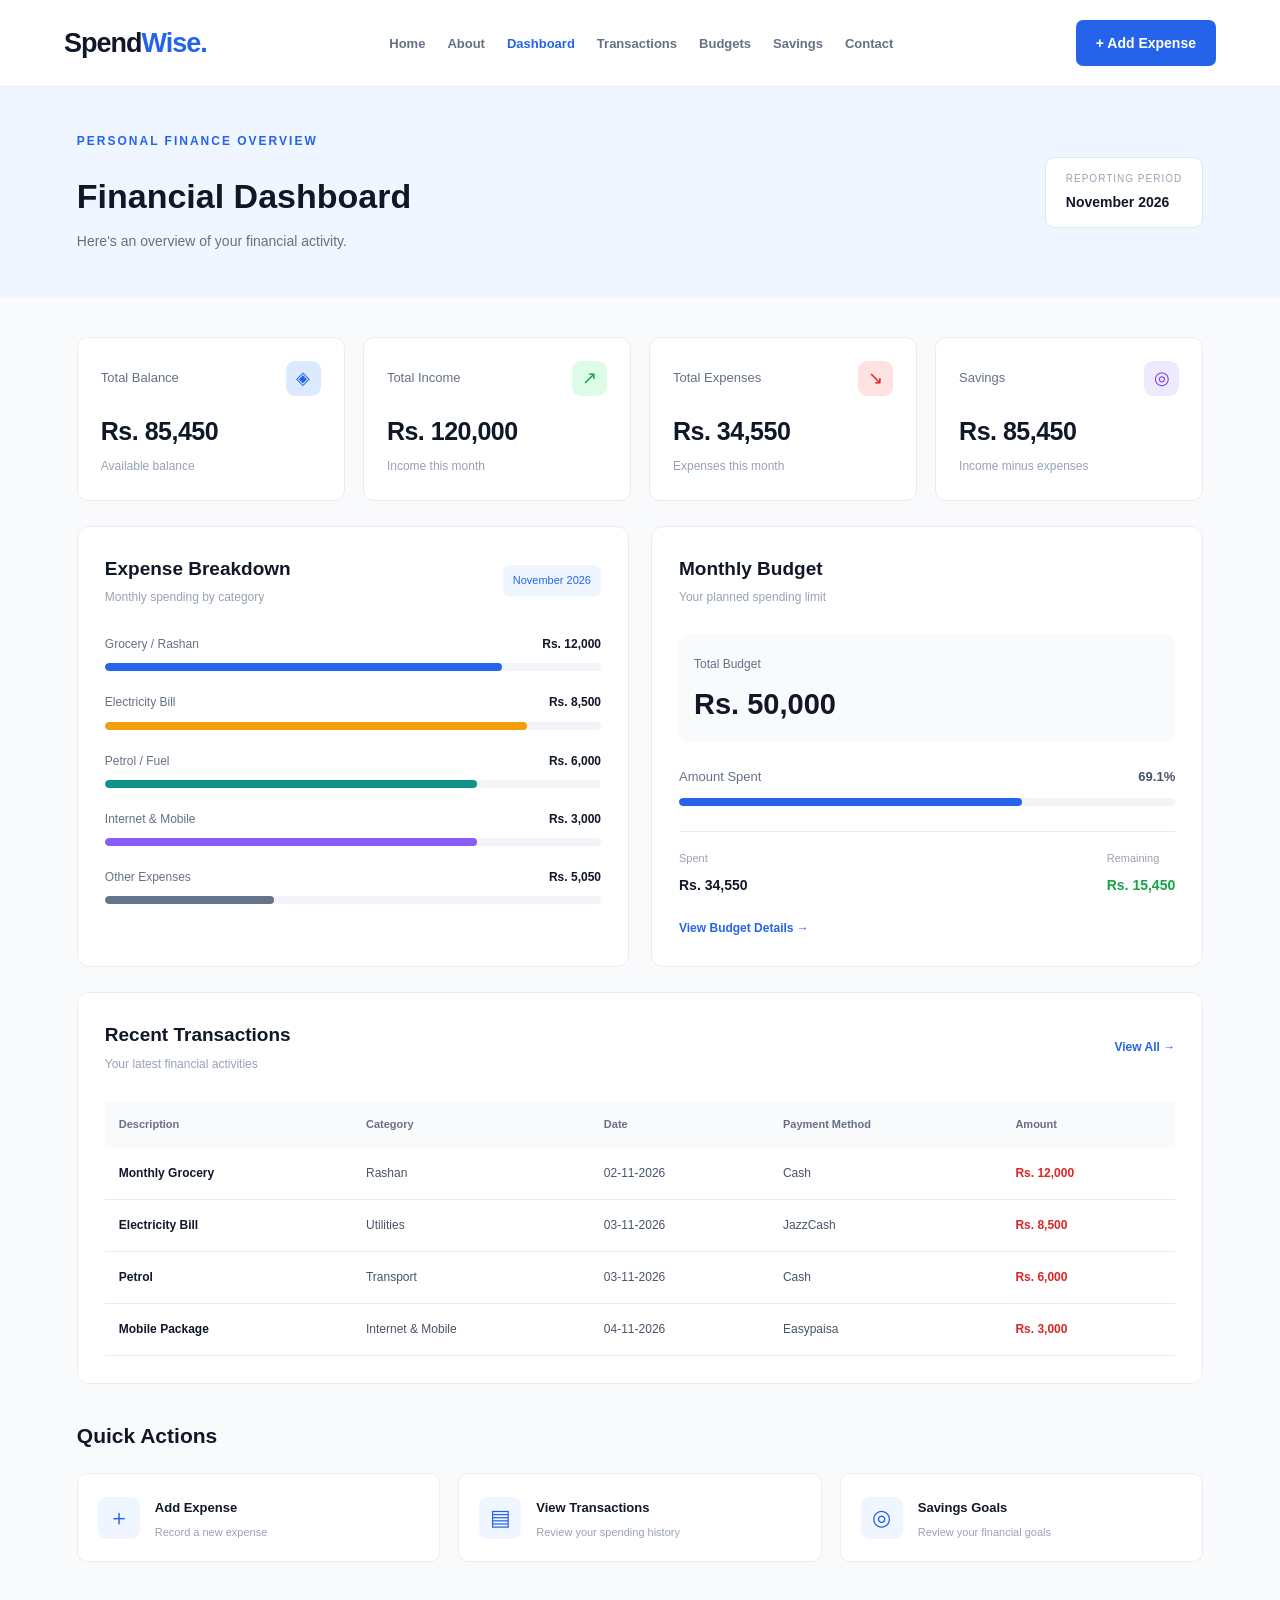
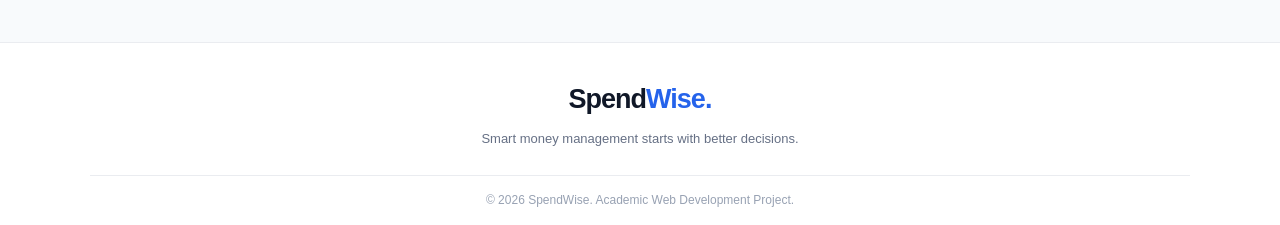
<file: dashboard.html>
<!DOCTYPE html>
<html lang="en">

<head>
    <meta charset="UTF-8">
    <meta name="viewport" content="width=device-width, initial-scale=1.0">
    <title>Dashboard | SpendWise Pakistan</title>
    <link rel="stylesheet" href="css/style.css">
</head>

<body>

    <!-- Navigation -->
    <header class="header">
        <nav class="navbar">
            <a href="index.html" class="logo">Spend<span>Wise.</span></a>

            <ul class="nav-links">
                <li><a href="index.html">Home</a></li>
                <li><a href="about.html">About</a></li>
                <li><a href="dashboard.html" class="active">Dashboard</a></li>
                <li><a href="expense-history.html">Transactions</a></li>
                <li><a href="budget-planner.html">Budgets</a></li>
                <li><a href="savings-goals.html">Savings</a></li>
                <li><a href="contact.html">Contact</a></li>
            </ul>

            <a href="add-expense.html" class="nav-button">+ Add Expense</a>
        </nav>
    </header>

    <main>

        <!-- Dashboard Heading -->
        <section class="dashboard-header">
            <div>
                <p class="eyebrow">PERSONAL FINANCE OVERVIEW</p>
                <h1>Financial Dashboard</h1>
                <p>Here's an overview of your financial activity.</p>
            </div>

            <div class="dashboard-date">
                <span>REPORTING PERIOD</span>
                <strong>November 2026</strong>
            </div>
        </section>

        <section class="dashboard-container">

            <!-- Summary Cards -->
            <div class="summary-grid">

                <article class="summary-card">
                    <div class="summary-top">
                        <span>Total Balance</span>
                        <span class="summary-icon balance-icon">◈</span>
                    </div>
                    <h2>Rs. 85,450</h2>
                    <p class="summary-note">Available balance</p>
                </article>

                <article class="summary-card">
                    <div class="summary-top">
                        <span>Total Income</span>
                        <span class="summary-icon income-icon">↗</span>
                    </div>
                    <h2>Rs. 120,000</h2>
                    <p class="summary-note">Income this month</p>
                </article>

                <article class="summary-card">
                    <div class="summary-top">
                        <span>Total Expenses</span>
                        <span class="summary-icon expense-icon">↘</span>
                    </div>
                    <h2>Rs. 34,550</h2>
                    <p class="summary-note">Expenses this month</p>
                </article>

                <article class="summary-card">
                    <div class="summary-top">
                        <span>Savings</span>
                        <span class="summary-icon savings-icon">◎</span>
                    </div>
                    <h2>Rs. 85,450</h2>
                    <p class="summary-note">Income minus expenses</p>
                </article>

            </div>

            <!-- Spending Overview -->
            <div class="dashboard-grid">

                <section class="dashboard-panel">
                    <div class="panel-heading">
                        <div>
                            <h2>Expense Breakdown</h2>
                            <p>Monthly spending by category</p>
                        </div>
                        <span class="panel-period">November 2026</span>
                    </div>

                    <div class="category-row">
                        <div class="category-info">
                            <span>Grocery / Rashan</span>
                            <strong>Rs. 12,000</strong>
                        </div>
                        <div class="progress-track">
                            <div class="progress-fill grocery-fill"></div>
                        </div>
                    </div>

                    <div class="category-row">
                        <div class="category-info">
                            <span>Electricity Bill</span>
                            <strong>Rs. 8,500</strong>
                        </div>
                        <div class="progress-track">
                            <div class="progress-fill electricity-fill"></div>
                        </div>
                    </div>

                    <div class="category-row">
                        <div class="category-info">
                            <span>Petrol / Fuel</span>
                            <strong>Rs. 6,000</strong>
                        </div>
                        <div class="progress-track">
                            <div class="progress-fill petrol-fill"></div>
                        </div>
                    </div>

                    <div class="category-row">
                        <div class="category-info">
                            <span>Internet & Mobile</span>
                            <strong>Rs. 3,000</strong>
                        </div>
                        <div class="progress-track">
                            <div class="progress-fill internet-fill"></div>
                        </div>
                    </div>

                    <div class="category-row">
                        <div class="category-info">
                            <span>Other Expenses</span>
                            <strong>Rs. 5,050</strong>
                        </div>
                        <div class="progress-track">
                            <div class="progress-fill other-fill"></div>
                        </div>
                    </div>

                </section>

                <!-- Budget Summary -->
                <section class="dashboard-panel">
                    <div class="panel-heading">
                        <div>
                            <h2>Monthly Budget</h2>
                            <p>Your planned spending limit</p>
                        </div>
                    </div>

                    <div class="budget-total">
                        <span>Total Budget</span>
                        <h2>Rs. 50,000</h2>
                    </div>

                    <div class="budget-progress">
                        <div class="budget-progress-info">
                            <span>Amount Spent</span>
                            <strong>69.1%</strong>
                        </div>

                        <div class="progress-track">
                            <div class="progress-fill budget-fill"></div>
                        </div>
                    </div>

                    <div class="budget-details">
                        <div>
                            <span>Spent</span>
                            <strong>Rs. 34,550</strong>
                        </div>

                        <div>
                            <span>Remaining</span>
                            <strong class="remaining-value">Rs. 15,450</strong>
                        </div>
                    </div>

                    <a href="budget-planner.html" class="panel-link">
                        View Budget Details →
                    </a>
                </section>

            </div>

            <!-- Recent Transactions -->
            <section class="dashboard-panel recent-panel">

                <div class="panel-heading">
                    <div>
                        <h2>Recent Transactions</h2>
                        <p>Your latest financial activities</p>
                    </div>

                    <a href="expense-history.html" class="panel-link">
                        View All →
                    </a>
                </div>

                <div class="table-wrapper">
                    <table class="finance-table">

                        <thead>
                            <tr>
                                <th>Description</th>
                                <th>Category</th>
                                <th>Date</th>
                                <th>Payment Method</th>
                                <th>Amount</th>
                            </tr>
                        </thead>

                        <tbody>
                            <tr>
                                <td>Monthly Grocery</td>
                                <td>Rashan</td>
                                <td>02-11-2026</td>
                                <td>Cash</td>
                                <td class="amount-negative">Rs. 12,000</td>
                            </tr>

                            <tr>
                                <td>Electricity Bill</td>
                                <td>Utilities</td>
                                <td>03-11-2026</td>
                                <td>JazzCash</td>
                                <td class="amount-negative">Rs. 8,500</td>
                            </tr>

                            <tr>
                                <td>Petrol</td>
                                <td>Transport</td>
                                <td>03-11-2026</td>
                                <td>Cash</td>
                                <td class="amount-negative">Rs. 6,000</td>
                            </tr>

                            <tr>
                                <td>Mobile Package</td>
                                <td>Internet & Mobile</td>
                                <td>04-11-2026</td>
                                <td>Easypaisa</td>
                                <td class="amount-negative">Rs. 3,000</td>
                            </tr>
                        </tbody>

                    </table>
                </div>

            </section>

            <!-- Quick Actions -->
            <section class="quick-actions">
                <h2>Quick Actions</h2>

                <div class="quick-action-list">
                    <a href="add-expense.html" class="quick-action-card">
                        <span>＋</span>
                        <div>
                            <strong>Add Expense</strong>
                            <p>Record a new expense</p>
                        </div>
                    </a>

                    <a href="expense-history.html" class="quick-action-card">
                        <span>▤</span>
                        <div>
                            <strong>View Transactions</strong>
                            <p>Review your spending history</p>
                        </div>
                    </a>

                    <a href="savings-goals.html" class="quick-action-card">
                        <span>◎</span>
                        <div>
                            <strong>Savings Goals</strong>
                            <p>Review your financial goals</p>
                        </div>
                    </a>
                </div>
            </section>

        </section>

    </main>

    <!-- Footer -->
    <footer class="footer">
        <div class="footer-content">
            <a href="index.html" class="logo footer-logo">Spend<span>Wise.</span></a>
            <p>Smart money management starts with better decisions.</p>
        </div>

        <div class="footer-bottom">
            <p>© 2026 SpendWise. Academic Web Development Project.</p>
        </div>
    </footer>

</body>
</html>
</file>
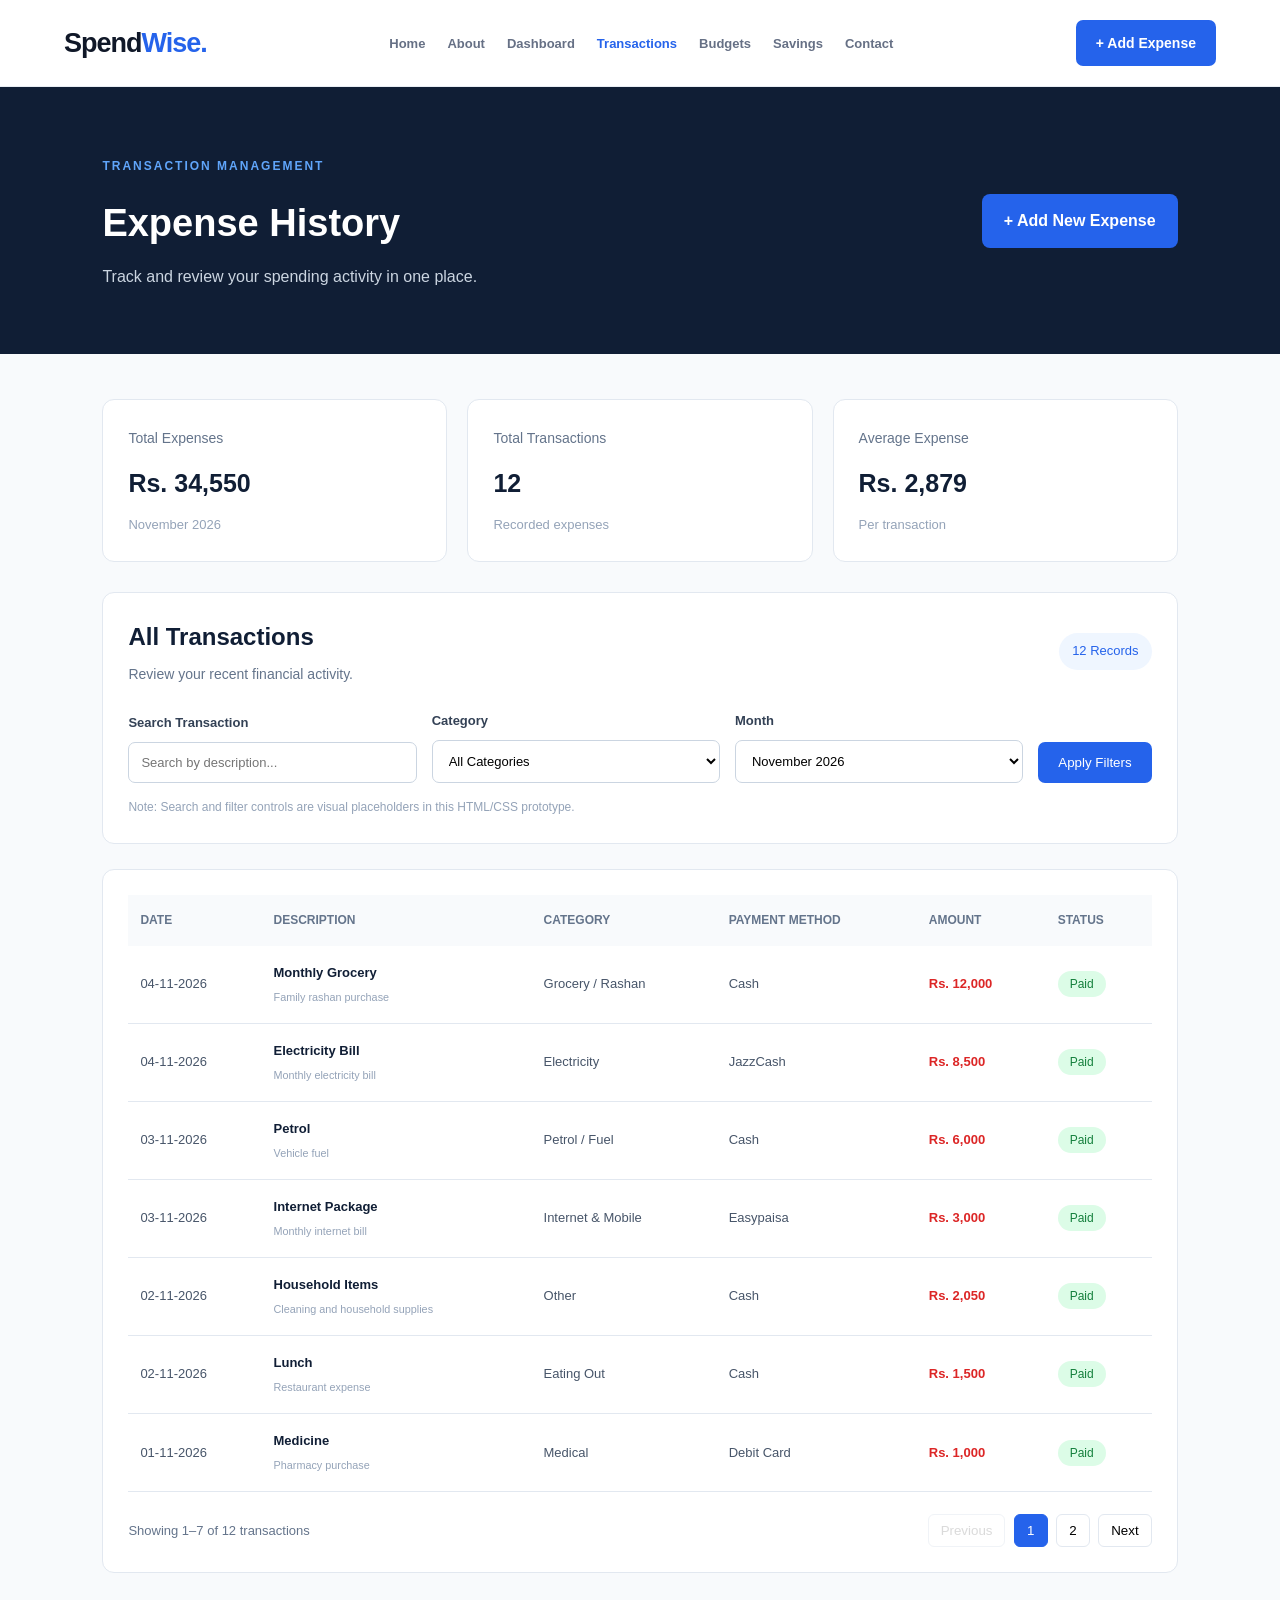
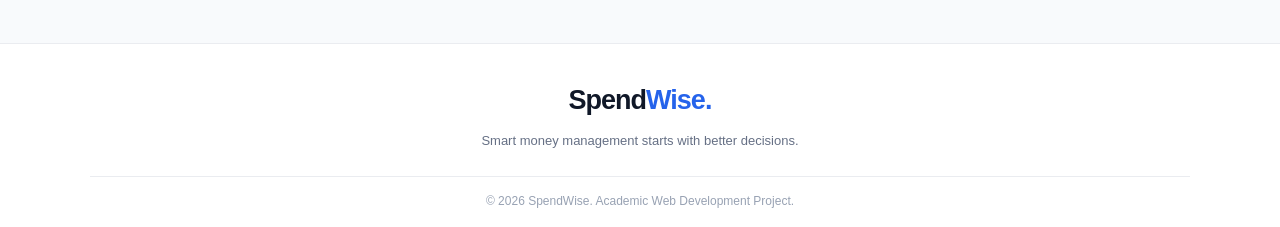
<file: expense-history.html>
<!DOCTYPE html>
<html lang="en">
<head>
    <meta charset="UTF-8">
    <meta name="viewport" content="width=device-width, initial-scale=1.0">
    <title>Expense History | SpendWise</title>
    <link rel="stylesheet" href="css/style.css">
</head>
<body>

    <!-- Navigation -->
    <header class="header">
        <nav class="navbar">
            <a href="index.html" class="logo">Spend<span>Wise.</span></a>

            <ul class="nav-links">
                <li><a href="index.html">Home</a></li>
                <li><a href="about.html">About</a></li>
                <li><a href="dashboard.html">Dashboard</a></li>
                <li><a href="expense-history.html" class="active">Transactions</a></li>
                <li><a href="budget-planner.html">Budgets</a></li>
                <li><a href="savings-goals.html">Savings</a></li>
                <li><a href="contact.html">Contact</a></li>
            </ul>

            <a href="add-expense.html" class="nav-button">+ Add Expense</a>
        </nav>
    </header>

    <!-- Page Heading -->
    <section class="history-hero">
        <div>
            <span class="section-tag">TRANSACTION MANAGEMENT</span>
            <h1>Expense History</h1>
            <p>Track and review your spending activity in one place.</p>
        </div>

        <a href="add-expense.html" class="history-add-button">
            + Add New Expense
        </a>
    </section>

    <main class="history-container">

        <!-- Summary Cards -->
        <section class="history-summary">

            <div class="history-summary-card">
                <span>Total Expenses</span>
                <h2>Rs. 34,550</h2>
                <p>November 2026</p>
            </div>

            <div class="history-summary-card">
                <span>Total Transactions</span>
                <h2>12</h2>
                <p>Recorded expenses</p>
            </div>

            <div class="history-summary-card">
                <span>Average Expense</span>
                <h2>Rs. 2,879</h2>
                <p>Per transaction</p>
            </div>

        </section>

        <!-- Filters (Static Prototype) -->
        <section class="history-filter-panel">
            <div class="history-filter-heading">
                <div>
                    <h2>All Transactions</h2>
                    <p>Review your recent financial activity.</p>
                </div>
                <span class="transaction-count">12 Records</span>
            </div>

            <div class="history-filters">
                <div class="history-filter-group">
                    <label for="search">Search Transaction</label>
                    <input type="text" id="search"
                           placeholder="Search by description...">
                </div>

                <div class="history-filter-group">
                    <label for="category">Category</label>
                    <select id="category">
                        <option>All Categories</option>
                        <option>Grocery / Rashan</option>
                        <option>Electricity</option>
                        <option>Gas</option>
                        <option>Petrol / Fuel</option>
                        <option>Internet & Mobile</option>
                        <option>Education</option>
                        <option>Medical</option>
                        <option>Shopping</option>
                        <option>Other</option>
                    </select>
                </div>

                <div class="history-filter-group">
                    <label for="month">Month</label>
                    <select id="month">
                        <option>November 2026</option>
                        <option>October 2026</option>
                        <option>September 2026</option>
                    </select>
                </div>

                <button type="button" class="filter-button">
                    Apply Filters
                </button>
            </div>
            <p class="static-note">
                Note: Search and filter controls are visual placeholders
                in this HTML/CSS prototype.
            </p>
        </section>

        <!-- Transactions Table -->
        <section class="history-table-panel">
            <div class="history-table-wrapper">
                <table class="history-table">
                    <thead>
                        <tr>
                            <th>Date</th>
                            <th>Description</th>
                            <th>Category</th>
                            <th>Payment Method</th>
                            <th>Amount</th>
                            <th>Status</th>
                        </tr>
                    </thead>

                    <tbody>
                        <tr>
                            <td>04-11-2026</td>
                            <td>
                                <strong>Monthly Grocery</strong>
                                <small>Family rashan purchase</small>
                            </td>
                            <td>Grocery / Rashan</td>
                            <td>Cash</td>
                            <td class="expense-amount">Rs. 12,000</td>
                            <td><span class="paid-status">Paid</span></td>
                        </tr>

                        <tr>
                            <td>04-11-2026</td>
                            <td>
                                <strong>Electricity Bill</strong>
                                <small>Monthly electricity bill</small>
                            </td>
                            <td>Electricity</td>
                            <td>JazzCash</td>
                            <td class="expense-amount">Rs. 8,500</td>
                            <td><span class="paid-status">Paid</span></td>
                        </tr>

                        <tr>
                            <td>03-11-2026</td>
                            <td>
                                <strong>Petrol</strong>
                                <small>Vehicle fuel</small>
                            </td>
                            <td>Petrol / Fuel</td>
                            <td>Cash</td>
                            <td class="expense-amount">Rs. 6,000</td>
                            <td><span class="paid-status">Paid</span></td>
                        </tr>

                        <tr>
                            <td>03-11-2026</td>
                            <td>
                                <strong>Internet Package</strong>
                                <small>Monthly internet bill</small>
                            </td>
                            <td>Internet & Mobile</td>
                            <td>Easypaisa</td>
                            <td class="expense-amount">Rs. 3,000</td>
                            <td><span class="paid-status">Paid</span></td>
                        </tr>

                        <tr>
                            <td>02-11-2026</td>
                            <td>
                                <strong>Household Items</strong>
                                <small>Cleaning and household supplies</small>
                            </td>
                            <td>Other</td>
                            <td>Cash</td>
                            <td class="expense-amount">Rs. 2,050</td>
                            <td><span class="paid-status">Paid</span></td>
                        </tr>

                        <tr>
                            <td>02-11-2026</td>
                            <td>
                                <strong>Lunch</strong>
                                <small>Restaurant expense</small>
                            </td>
                            <td>Eating Out</td>
                            <td>Cash</td>
                            <td class="expense-amount">Rs. 1,500</td>
                            <td><span class="paid-status">Paid</span></td>
                        </tr>

                        <tr>
                            <td>01-11-2026</td>
                            <td>
                                <strong>Medicine</strong>
                                <small>Pharmacy purchase</small>
                            </td>
                            <td>Medical</td>
                            <td>Debit Card</td>
                            <td class="expense-amount">Rs. 1,000</td>
                            <td><span class="paid-status">Paid</span></td>
                        </tr>
                    </tbody>
                </table>
            </div>

            <div class="history-pagination">
                <span>Showing 1–7 of 12 transactions</span>
                <div>
                    <button type="button" disabled>Previous</button>
                    <button type="button" class="current-page">1</button>
                    <button type="button">2</button>
                    <button type="button">Next</button>
                </div>
            </div>
        </section>

    </main>

    <!-- Footer -->
    <footer class="footer">
        <div class="footer-content">
            <a href="index.html" class="logo footer-logo">
                Spend<span>Wise.</span>
            </a>
            <p>Smart money management starts with better decisions.</p>
        </div>

        <div class="footer-bottom">
            <p>© 2026 SpendWise. Academic Web Development Project.</p>
        </div>
    </footer>

</body>
</html>
</file>
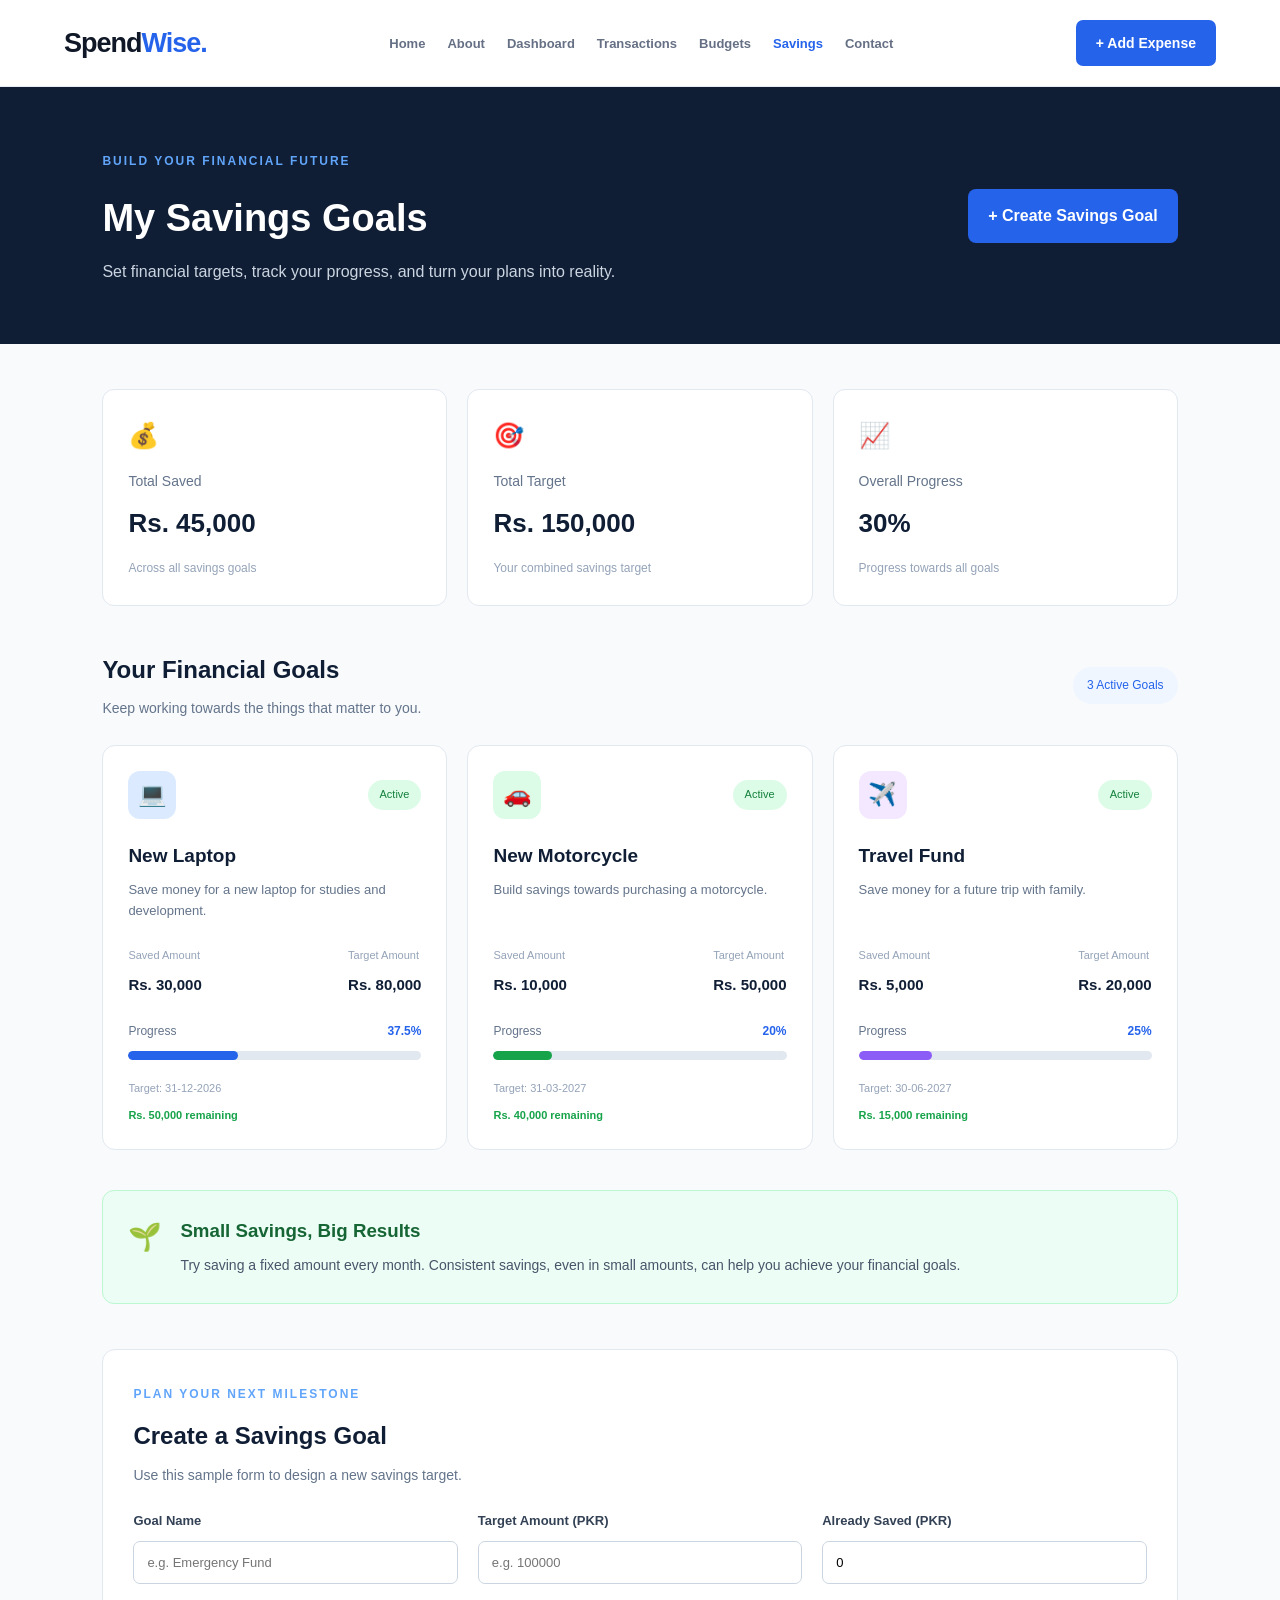
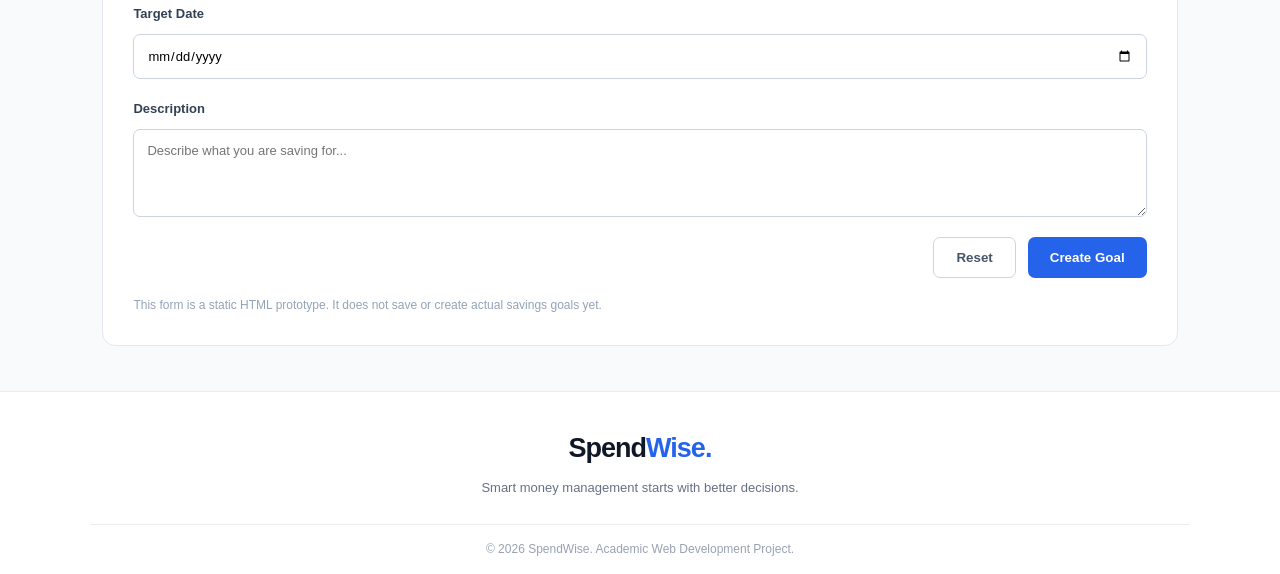
<file: savings-goals.html>
<!DOCTYPE html>
<html lang="en">
<head>
    <meta charset="UTF-8">
    <meta name="viewport" content="width=device-width, initial-scale=1.0">
    <title>Savings Goals | SpendWise</title>
    <link rel="stylesheet" href="css/style.css">
</head>
<body>

    <!-- Navigation -->
    <header class="header">
        <nav class="navbar">
            <a href="index.html" class="logo">Spend<span>Wise.</span></a>

            <ul class="nav-links">
                <li><a href="index.html">Home</a></li>
                <li><a href="about.html">About</a></li>
                <li><a href="dashboard.html">Dashboard</a></li>
                <li><a href="expense-history.html">Transactions</a></li>
                <li><a href="budget-planner.html">Budgets</a></li>
                <li><a href="savings-goals.html" class="active">Savings</a></li>
                <li><a href="contact.html">Contact</a></li>
            </ul>

            <a href="add-expense.html" class="nav-button">+ Add Expense</a>
        </nav>
    </header>

    <!-- Hero -->
    <section class="savings-hero">
        <div>
            <span class="section-tag">BUILD YOUR FINANCIAL FUTURE</span>
            <h1>My Savings Goals</h1>
            <p>Set financial targets, track your progress, and turn your plans into reality.</p>
        </div>

        <a href="#savings-goals" class="savings-add-button">
            + Create Savings Goal
        </a>
    </section>

    <main class="savings-container">

        <!-- Savings Overview -->
        <section class="savings-overview">

            <div class="savings-overview-card">
                <div class="savings-overview-icon">💰</div>
                <p>Total Saved</p>
                <h2>Rs. 45,000</h2>
                <span>Across all savings goals</span>
            </div>

            <div class="savings-overview-card">
                <div class="savings-overview-icon">🎯</div>
                <p>Total Target</p>
                <h2>Rs. 150,000</h2>
                <span>Your combined savings target</span>
            </div>

            <div class="savings-overview-card">
                <div class="savings-overview-icon">📈</div>
                <p>Overall Progress</p>
                <h2>30%</h2>
                <span>Progress towards all goals</span>
            </div>

        </section>

        <!-- Goals -->
        <section class="savings-goals-section" id="savings-goals">

            <div class="savings-section-heading">
                <div>
                    <h2>Your Financial Goals</h2>
                    <p>Keep working towards the things that matter to you.</p>
                </div>
                <span class="active-goals-count">3 Active Goals</span>
            </div>

            <div class="savings-goals-grid">

                <!-- Goal 1 -->
                <article class="savings-goal-card">
                    <div class="goal-card-header">
                        <div class="goal-icon goal-blue">💻</div>
                        <span class="goal-active">Active</span>
                    </div>

                    <h3>New Laptop</h3>
                    <p class="goal-description">
                        Save money for a new laptop for studies and development.
                    </p>

                    <div class="goal-amounts">
                        <div>
                            <span>Saved Amount</span>
                            <strong>Rs. 30,000</strong>
                        </div>
                        <div>
                            <span>Target Amount</span>
                            <strong>Rs. 80,000</strong>
                        </div>
                    </div>

                    <div class="goal-progress-heading">
                        <span>Progress</span>
                        <strong>37.5%</strong>
                    </div>

                    <div class="goal-progress-track">
                        <div class="goal-progress-fill laptop-progress"></div>
                    </div>

                    <div class="goal-footer">
                        <span>Target: 31-12-2026</span>
                        <strong>Rs. 50,000 remaining</strong>
                    </div>
                </article>

                <!-- Goal 2 -->
                <article class="savings-goal-card">
                    <div class="goal-card-header">
                        <div class="goal-icon goal-green">🚗</div>
                        <span class="goal-active">Active</span>
                    </div>

                    <h3>New Motorcycle</h3>
                    <p class="goal-description">
                        Build savings towards purchasing a motorcycle.
                    </p>

                    <div class="goal-amounts">
                        <div>
                            <span>Saved Amount</span>
                            <strong>Rs. 10,000</strong>
                        </div>
                        <div>
                            <span>Target Amount</span>
                            <strong>Rs. 50,000</strong>
                        </div>
                    </div>

                    <div class="goal-progress-heading">
                        <span>Progress</span>
                        <strong>20%</strong>
                    </div>

                    <div class="goal-progress-track">
                        <div class="goal-progress-fill motorcycle-progress"></div>
                    </div>

                    <div class="goal-footer">
                        <span>Target: 31-03-2027</span>
                        <strong>Rs. 40,000 remaining</strong>
                    </div>
                </article>

                <!-- Goal 3 -->
                <article class="savings-goal-card">
                    <div class="goal-card-header">
                        <div class="goal-icon goal-purple">✈️</div>
                        <span class="goal-active">Active</span>
                    </div>

                    <h3>Travel Fund</h3>
                    <p class="goal-description">
                        Save money for a future trip with family.
                    </p>

                    <div class="goal-amounts">
                        <div>
                            <span>Saved Amount</span>
                            <strong>Rs. 5,000</strong>
                        </div>
                        <div>
                            <span>Target Amount</span>
                            <strong>Rs. 20,000</strong>
                        </div>
                    </div>

                    <div class="goal-progress-heading">
                        <span>Progress</span>
                        <strong>25%</strong>
                    </div>

                    <div class="goal-progress-track">
                        <div class="goal-progress-fill travel-progress"></div>
                    </div>

                    <div class="goal-footer">
                        <span>Target: 30-06-2027</span>
                        <strong>Rs. 15,000 remaining</strong>
                    </div>
                </article>

            </div>
        </section>

        <!-- Savings Tips -->
        <section class="savings-tips">
            <div class="savings-tip-icon">🌱</div>
            <div>
                <h3>Small Savings, Big Results</h3>
                <p>
                    Try saving a fixed amount every month. Consistent savings,
                    even in small amounts, can help you achieve your financial goals.
                </p>
            </div>
        </section>

        <!-- Static Goal Form -->
        <section class="create-goal-section">
            <div class="create-goal-heading">
                <span class="section-tag">PLAN YOUR NEXT MILESTONE</span>
                <h2>Create a Savings Goal</h2>
                <p>Use this sample form to design a new savings target.</p>
            </div>

            <form class="create-goal-form" action="#" method="get">

                <div class="goal-form-group">
                    <label for="goal-name">Goal Name</label>
                    <input type="text" id="goal-name"
                           placeholder="e.g. Emergency Fund" required>
                </div>

                <div class="goal-form-group">
                    <label for="target-amount">Target Amount (PKR)</label>
                    <input type="number" id="target-amount"
                           placeholder="e.g. 100000" min="1" required>
                </div>

                <div class="goal-form-group">
                    <label for="initial-savings">Already Saved (PKR)</label>
                    <input type="number" id="initial-savings"
                           placeholder="e.g. 10000" min="0" value="0">
                </div>

                <div class="goal-form-group">
                    <label for="target-date">Target Date</label>
                    <input type="date" id="target-date" required>
                </div>

                <div class="goal-form-group goal-full-width">
                    <label for="goal-description">Description</label>
                    <textarea id="goal-description"
                              rows="4"
                              placeholder="Describe what you are saving for..."></textarea>
                </div>

                <div class="goal-form-actions">
                    <button type="reset" class="goal-reset-button">Reset</button>
                    <button type="submit" class="goal-submit-button">
                        Create Goal
                    </button>
                </div>

            </form>

            <p class="goal-static-note">
                This form is a static HTML prototype. It does not save or
                create actual savings goals yet.
            </p>
        </section>

    </main>

    <!-- Footer -->
    <footer class="footer">
        <div class="footer-content">
            <a href="index.html" class="logo footer-logo">
                Spend<span>Wise.</span>
            </a>
            <p>Smart money management starts with better decisions.</p>
        </div>

        <div class="footer-bottom">
            <p>© 2026 SpendWise. Academic Web Development Project.</p>
        </div>
    </footer>

</body>
</html>
</file>
<file: css/style.css>
/* =================================
   SPENDWISE - GLOBAL STYLES
================================= */

* {
    margin: 0;
    padding: 0;
    box-sizing: border-box;
}

body {
    font-family: Arial, Helvetica, sans-serif;
    background-color: #F8FAFC;
    color: #101828;
    line-height: 1.6;
}

a {
    text-decoration: none;
}

.section-container {
    width: 88%;
    max-width: 1200px;
    margin: auto;
}

/* =================================
   NAVIGATION
================================= */

.header {
    background-color: #FFFFFF;
    border-bottom: 1px solid #E8EDF3;
}

.navbar {
    width: 90%;
    max-width: 1300px;
    margin: auto;
    padding: 20px 0;
    display: flex;
    align-items: center;
    justify-content: space-between;
}

.logo {
    font-size: 27px;
    font-weight: bold;
    color: #101828;
    letter-spacing: -1px;
}

.logo span {
    color: #2563EB;
}

.nav-links {
    list-style: none;
    display: flex;
    align-items: center;
    gap: 22px;
}

.nav-links a {
    color: #667085;
    font-size: 13px;
    font-weight: 600;
}

.nav-links a:hover,
.nav-links a.active {
    color: #2563EB;
}

.nav-button,
.primary-button {
    display: inline-block;
    background-color: #2563EB;
    color: #FFFFFF;
    padding: 12px 20px;
    border-radius: 7px;
    font-size: 14px;
    font-weight: bold;
}

.nav-button:hover,
.primary-button:hover {
    background-color: #1D4ED8;
}

/* =================================
   HERO SECTION
================================= */

.hero {
    width: 88%;
    max-width: 1200px;
    margin: auto;
    padding: 95px 0;
    display: flex;
    align-items: center;
    justify-content: space-between;
    gap: 55px;
}

.hero-content {
    width: 55%;
}

.eyebrow {
    color: #2563EB;
    font-size: 12px;
    font-weight: bold;
    letter-spacing: 2px;
    margin-bottom: 17px;
}

.hero h1 {
    font-size: 52px;
    line-height: 1.2;
    letter-spacing: -2px;
    margin-bottom: 22px;
}

.hero h1 span {
    color: #2563EB;
}

.hero-description {
    color: #667085;
    font-size: 16px;
    max-width: 550px;
    margin-bottom: 30px;
}

.hero-buttons {
    display: flex;
    align-items: center;
    gap: 15px;
}

.secondary-button {
    display: inline-block;
    color: #344054;
    background-color: #FFFFFF;
    border: 1px solid #D0D5DD;
    padding: 11px 20px;
    border-radius: 7px;
    font-size: 14px;
    font-weight: bold;
}

.secondary-button:hover {
    background-color: #F2F4F7;
}

.hero-note {
    margin-top: 35px;
    color: #667085;
    font-size: 13px;
}

.status-dot {
    display: inline-block;
    width: 9px;
    height: 9px;
    background-color: #16A34A;
    border-radius: 50%;
    margin-right: 7px;
}

/* =================================
   HERO FINANCE CARD
================================= */

.hero-visual {
    width: 43%;
    background: linear-gradient(135deg, #DBEAFE, #EEF2FF);
    padding: 55px 30px;
    border-radius: 20px;
    position: relative;
}

.finance-card {
    background-color: #FFFFFF;
    padding: 28px;
    border-radius: 15px;
    box-shadow: 0 15px 40px rgba(16, 24, 40, 0.10);
}

.finance-card-top {
    display: flex;
    justify-content: space-between;
    color: #667085;
    font-size: 13px;
}

.card-menu {
    font-weight: bold;
}

.finance-card h2 {
    font-size: 34px;
    margin-top: 15px;
    letter-spacing: -1px;
}

.positive {
    color: #16A34A;
    font-size: 13px;
    margin-top: 5px;
}

.card-divider {
    border-top: 1px solid #EAECF0;
    margin: 22px 0;
}

.finance-details {
    display: flex;
    justify-content: space-between;
    gap: 15px;
}

.finance-details div {
    width: 50%;
}

.finance-details span {
    display: block;
    color: #98A2B3;
    font-size: 11px;
}

.finance-details strong {
    display: block;
    font-size: 14px;
    margin-top: 7px;
}

.floating-card {
    position: absolute;
    right: -15px;
    bottom: 15px;
    background-color: #FFFFFF;
    padding: 13px 18px;
    border-radius: 10px;
    display: flex;
    align-items: center;
    gap: 12px;
    box-shadow: 0 8px 25px rgba(16, 24, 40, 0.10);
}

.floating-icon {
    color: #16A34A;
    font-size: 25px;
}

.floating-card strong {
    font-size: 13px;
}

.floating-card p {
    color: #98A2B3;
    font-size: 11px;
}

/* =================================
   FEATURES SECTION
================================= */

.features {
    padding: 70px 0 100px;
}

.section-heading {
    text-align: center;
    margin-bottom: 45px;
}

.section-heading h2 {
    font-size: 34px;
    letter-spacing: -1px;
    margin-bottom: 10px;
}

.section-heading > p:last-child {
    color: #667085;
    font-size: 15px;
}

.feature-list {
    display: flex;
    gap: 25px;
}

.feature-card {
    background-color: #FFFFFF;
    border: 1px solid #EAECF0;
    border-radius: 12px;
    padding: 30px;
    width: 33.33%;
}

.feature-card:hover {
    border-color: #2563EB;
}

.feature-icon {
    width: 48px;
    height: 48px;
    border-radius: 10px;
    display: inline-block;
    text-align: center;
    line-height: 48px;
    font-size: 24px;
    margin-bottom: 20px;
}

.blue-icon {
    background-color: #DBEAFE;
    color: #2563EB;
}

.green-icon {
    background-color: #DCFCE7;
    color: #16A34A;
}

.purple-icon {
    background-color: #EDE9FE;
    color: #7C3AED;
}

.feature-card h3 {
    font-size: 19px;
    margin-bottom: 10px;
}

.feature-card p {
    color: #667085;
    font-size: 14px;
    margin-bottom: 20px;
}

.feature-card a {
    color: #2563EB;
    font-size: 13px;
    font-weight: bold;
}

/* =================================
   STATISTICS
================================= */

.stats-section {
    background-color: #101E35;
    padding: 55px 0;
}

.stats-container {
    width: 85%;
    max-width: 1100px;
    margin: auto;
    display: flex;
    justify-content: space-between;
    text-align: center;
}

.stat-item h2 {
    color: #60A5FA;
    font-size: 35px;
}

.stat-item p {
    color: #FFFFFF;
    font-size: 14px;
}

/* =================================
   CALL TO ACTION
================================= */

.cta-section {
    text-align: center;
    padding: 90px 20px;
}

.cta-section h2 {
    font-size: 35px;
    margin-bottom: 12px;
}

.cta-section > p:not(.eyebrow) {
    color: #667085;
    margin-bottom: 25px;
}

/* =================================
   FOOTER
================================= */

.footer {
    background-color: #FFFFFF;
    border-top: 1px solid #EAECF0;
    padding: 35px 7% 15px;
}

.footer-content {
    text-align: center;
    padding-bottom: 25px;
}

.footer-content p {
    color: #667085;
    font-size: 13px;
    margin-top: 8px;
}

.footer-bottom {
    border-top: 1px solid #EAECF0;
    text-align: center;
    padding-top: 15px;
}

.footer-bottom p {
    color: #98A2B3;
    font-size: 12px;
}

/* =================================
   ABOUT PAGE
================================= */

.page-banner {
    background: linear-gradient(120deg, #EFF6FF, #F8FAFC);
    text-align: center;
    padding: 75px 20px;
}

.page-banner h1 {
    font-size: 44px;
    letter-spacing: -1.5px;
    margin-bottom: 12px;
}

.page-banner h1 span {
    color: #2563EB;
}

.page-banner > p:last-child {
    color: #667085;
    font-size: 16px;
}

/* About Introduction */

.about-intro {
    display: flex;
    align-items: center;
    justify-content: space-between;
    gap: 60px;
    padding-top: 85px;
    padding-bottom: 85px;
}

.about-content {
    width: 55%;
}

.about-content h2 {
    font-size: 35px;
    line-height: 1.3;
    margin-bottom: 20px;
}

.about-content > p:not(.eyebrow) {
    color: #667085;
    font-size: 15px;
    margin-bottom: 15px;
}

.about-visual {
    width: 40%;
    background: linear-gradient(135deg, #DBEAFE, #EDE9FE);
    padding: 55px 35px;
    border-radius: 18px;
}

.about-visual-card {
    background-color: #FFFFFF;
    padding: 45px 25px;
    text-align: center;
    border-radius: 13px;
    box-shadow: 0 12px 30px rgba(16, 24, 40, 0.08);
}

.about-symbol {
    display: inline-block;
    background-color: #DBEAFE;
    color: #2563EB;
    font-size: 35px;
    font-weight: bold;
    width: 70px;
    height: 70px;
    line-height: 70px;
    border-radius: 15px;
    margin-bottom: 20px;
}

.about-visual-card h3 {
    font-size: 22px;
    margin-bottom: 8px;
}

.about-visual-card p {
    color: #667085;
    font-size: 14px;
}

/* Mission and Vision */

.mission-section {
    background-color: #F1F5F9;
    padding: 75px 0;
}

.mission-list {
    display: flex;
    gap: 25px;
}

.mission-card {
    background-color: #FFFFFF;
    width: 50%;
    padding: 35px;
    border-radius: 12px;
    border: 1px solid #E2E8F0;
}

.mission-icon {
    width: 48px;
    height: 48px;
    line-height: 48px;
    text-align: center;
    border-radius: 10px;
    background-color: #DBEAFE;
    color: #2563EB;
    font-size: 25px;
    margin-bottom: 18px;
}

.mission-card h3 {
    font-size: 21px;
    margin-bottom: 12px;
}

.mission-card p {
    color: #667085;
    font-size: 14px;
}

/* Project Objectives */

.objectives-section {
    padding-top: 85px;
    padding-bottom: 85px;
}

.objective-list {
    display: flex;
    flex-direction: column;
    gap: 15px;
}

.objective-card {
    background-color: #FFFFFF;
    border: 1px solid #EAECF0;
    border-radius: 10px;
    padding: 22px 25px;
    display: flex;
    align-items: center;
    gap: 22px;
}

.objective-card > span {
    color: #2563EB;
    background-color: #EFF6FF;
    font-size: 18px;
    font-weight: bold;
    padding: 12px;
    border-radius: 8px;
}

.objective-card h3 {
    font-size: 16px;
    margin-bottom: 4px;
}

.objective-card p {
    color: #667085;
    font-size: 13px;
}

/* About Features */

.about-features {
    background-color: #F8FAFC;
    padding: 75px 0 90px;
}

/* =================================
   DASHBOARD PAGE
================================= */

.dashboard-header {
    background-color: #EFF6FF;
    padding: 45px 6%;
    display: flex;
    justify-content: space-between;
    align-items: center;
}

.dashboard-header h1 {
    font-size: 34px;
    margin-bottom: 7px;
}

.dashboard-header > div > p:last-child {
    color: #667085;
    font-size: 14px;
}

.dashboard-date {
    background-color: #FFFFFF;
    border: 1px solid #E2E8F0;
    border-radius: 9px;
    padding: 13px 20px;
}

.dashboard-date span,
.dashboard-date strong {
    display: block;
}

.dashboard-date span {
    color: #98A2B3;
    font-size: 10px;
    letter-spacing: 1px;
}

.dashboard-date strong {
    font-size: 14px;
    margin-top: 4px;
}

.dashboard-container {
    width: 88%;
    max-width: 1250px;
    margin: 40px auto 80px;
}

/* Summary Cards */

.summary-grid {
    display: flex;
    gap: 18px;
    margin-bottom: 25px;
}

.summary-card {
    background-color: #FFFFFF;
    border: 1px solid #EAECF0;
    border-radius: 11px;
    padding: 23px;
    flex: 1;
}

.summary-top {
    display: flex;
    justify-content: space-between;
    align-items: center;
    color: #667085;
    font-size: 13px;
}

.summary-icon {
    display: inline-block;
    width: 35px;
    height: 35px;
    line-height: 35px;
    text-align: center;
    border-radius: 9px;
    font-size: 18px;
}

.balance-icon {
    background-color: #DBEAFE;
    color: #2563EB;
}

.income-icon {
    background-color: #DCFCE7;
    color: #16A34A;
}

.expense-icon {
    background-color: #FEE2E2;
    color: #DC2626;
}

.savings-icon {
    background-color: #EDE9FE;
    color: #7C3AED;
}

.summary-card h2 {
    font-size: 25px;
    margin-top: 15px;
    letter-spacing: -0.5px;
}

.summary-note {
    color: #98A2B3;
    font-size: 12px;
    margin-top: 6px;
}

/* Dashboard Panels */

.dashboard-grid {
    display: flex;
    gap: 22px;
    margin-bottom: 25px;
}

.dashboard-panel {
    background-color: #FFFFFF;
    border: 1px solid #EAECF0;
    border-radius: 12px;
    padding: 27px;
    flex: 1;
    min-width: 0;
}

.panel-heading {
    display: flex;
    justify-content: space-between;
    align-items: center;
    gap: 15px;
    margin-bottom: 28px;
}

.panel-heading h2 {
    font-size: 19px;
}

.panel-heading p {
    color: #98A2B3;
    font-size: 12px;
    margin-top: 4px;
}

.panel-period {
    background-color: #EFF6FF;
    color: #2563EB;
    padding: 7px 10px;
    border-radius: 6px;
    font-size: 11px;
}

/* Category Breakdown */

.category-row {
    margin-bottom: 22px;
}

.category-info {
    display: flex;
    justify-content: space-between;
    gap: 10px;
    margin-bottom: 9px;
    font-size: 12px;
}

.category-info span {
    color: #667085;
}

.category-info strong {
    color: #101828;
}

.progress-track {
    height: 8px;
    background-color: #F2F4F7;
    border-radius: 20px;
    overflow: hidden;
}

.progress-fill {
    height: 100%;
    border-radius: 20px;
}

.grocery-fill {
    width: 80%;
    background-color: #2563EB;
}

.electricity-fill {
    width: 57%;
    background-color: #F59E0B;
}

.petrol-fill {
    width: 40%;
    background-color: #16A34A;
}

.internet-fill {
    width: 20%;
    background-color: #7C3AED;
}

.other-fill {
    width: 34%;
    background-color: #64748B;
}

/* Budget Summary */

.budget-total {
    padding: 15px;
    background-color: #F8FAFC;
    border-radius: 9px;
}

.budget-total span {
    color: #667085;
    font-size: 12px;
}

.budget-total h2 {
    font-size: 29px;
    margin-top: 5px;
}

.budget-progress {
    margin: 25px 0;
}

.budget-progress-info {
    display: flex;
    justify-content: space-between;
    margin-bottom: 10px;
    font-size: 12px;
}

.budget-progress-info span {
    color: #667085;
}

.budget-fill {
    width: 69.1%;
    background-color: #2563EB;
}

.budget-details {
    display: flex;
    justify-content: space-between;
    gap: 12px;
    border-top: 1px solid #EAECF0;
    padding-top: 18px;
}

.budget-details span,
.budget-details strong {
    display: block;
}

.budget-details span {
    color: #98A2B3;
    font-size: 11px;
}

.budget-details strong {
    font-size: 14px;
    margin-top: 6px;
}

.remaining-value {
    color: #16A34A;
}

.panel-link {
    color: #2563EB;
    font-size: 12px;
    font-weight: bold;
}

.budget-total + .budget-progress + .budget-details + .panel-link {
    display: inline-block;
    margin-top: 23px;
}

/* Recent Transactions */

.recent-panel {
    margin-bottom: 30px;
}

.table-wrapper {
    width: 100%;
    overflow-x: auto;
}

.finance-table {
    width: 100%;
    border-collapse: collapse;
    text-align: left;
    white-space: nowrap;
}

.finance-table th {
    background-color: #F8FAFC;
    color: #667085;
    font-size: 11px;
    font-weight: bold;
    padding: 14px;
}

.finance-table td {
    color: #475467;
    font-size: 12px;
    padding: 16px 14px;
    border-bottom: 1px solid #EAECF0;
}

.finance-table td:first-child {
    color: #101828;
    font-weight: bold;
}

.amount-negative {
    color: #DC2626 !important;
    font-weight: bold;
}

/* Quick Actions */

.quick-actions {
    margin-top: 35px;
}

.quick-actions h2 {
    font-size: 21px;
    margin-bottom: 20px;
}

.quick-action-list {
    display: flex;
    gap: 18px;
}

.quick-action-card {
    background-color: #FFFFFF;
    border: 1px solid #EAECF0;
    border-radius: 10px;
    padding: 20px;
    flex: 1;
    display: flex;
    align-items: center;
    gap: 15px;
}

.quick-action-card > span {
    background-color: #EFF6FF;
    color: #2563EB;
    width: 42px;
    height: 42px;
    line-height: 42px;
    text-align: center;
    font-size: 22px;
    border-radius: 9px;
}

.quick-action-card strong {
    color: #101828;
    font-size: 13px;
}

.quick-action-card p {
    color: #98A2B3;
    font-size: 11px;
    margin-top: 4px;
}

.quick-action-card:hover {
    border-color: #2563EB;
}

/* =================================
   ADD EXPENSE PAGE
================================= */

.expense-form-section {
    padding: 65px 20px 85px;
    background-color: #F8FAFC;
}

.expense-form-container {
    max-width: 850px;
    margin: auto;
    padding: 40px;
    background-color: #FFFFFF;
    border: 1px solid #EAECF0;
    border-radius: 14px;
}

.form-heading {
    display: flex;
    justify-content: space-between;
    align-items: center;
    gap: 15px;
    padding-bottom: 25px;
    margin-bottom: 30px;
    border-bottom: 1px solid #EAECF0;
}

.form-heading h2 {
    font-size: 23px;
    margin-bottom: 5px;
}

.form-heading p {
    color: #667085;
    font-size: 13px;
}

.currency-label {
    color: #2563EB;
    background-color: #EFF6FF;
    padding: 8px 12px;
    border-radius: 6px;
    font-size: 12px;
    font-weight: bold;
}

.form-row {
    display: flex;
    gap: 22px;
}

.form-group {
    width: 100%;
    margin-bottom: 23px;
}

.form-group label {
    display: block;
    color: #344054;
    font-size: 13px;
    font-weight: bold;
    margin-bottom: 9px;
}

.form-group input,
.form-group select,
.form-group textarea {
    width: 100%;
    padding: 13px 14px;
    border: 1px solid #D0D5DD;
    border-radius: 7px;
    background-color: #FFFFFF;
    color: #101828;
    font-family: Arial, Helvetica, sans-serif;
    font-size: 13px;
    outline: none;
}

.form-group input:focus,
.form-group select:focus,
.form-group textarea:focus {
    border-color: #2563EB;
}

.form-group textarea {
    resize: vertical;
}

.amount-input {
    display: flex;
    align-items: center;
    border: 1px solid #D0D5DD;
    border-radius: 7px;
    overflow: hidden;
}

.amount-input span {
    background-color: #F8FAFC;
    color: #344054;
    padding: 13px 14px;
    border-right: 1px solid #D0D5DD;
    font-size: 13px;
    font-weight: bold;
}

.amount-input input {
    border: none;
    border-radius: 0;
}

.amount-input input:focus {
    border: none;
}

.form-actions {
    display: flex;
    justify-content: flex-end;
    gap: 12px;
    margin-top: 10px;
}

.form-reset-button,
.form-submit-button {
    padding: 13px 22px;
    border-radius: 7px;
    font-size: 13px;
    font-weight: bold;
    cursor: pointer;
}

.form-reset-button {
    color: #344054;
    background-color: #FFFFFF;
    border: 1px solid #D0D5DD;
}

.form-submit-button {
    color: #FFFFFF;
    background-color: #2563EB;
    border: 1px solid #2563EB;
}

.form-reset-button:hover {
    background-color: #F2F4F7;
}

.form-submit-button:hover {
    background-color: #1D4ED8;
}

.form-note {
    color: #98A2B3;
    font-size: 11px;
    margin-top: 22px;
}

/* Expense Recording Tips */

.expense-tips {
    padding-top: 30px;
    padding-bottom: 85px;
}

/* ================================
   EXPENSE HISTORY PAGE
================================ */

.history-hero {
    padding: 65px 8%;
    background: #101E35;
    color: white;
    display: flex;
    justify-content: space-between;
    align-items: center;
    gap: 25px;
}

.history-hero h1 {
    font-size: 38px;
    margin: 15px 0 10px;
}

.history-hero p {
    color: #CBD5E1;
}

.section-tag {
    color: #60A5FA;
    font-size: 12px;
    font-weight: bold;
    letter-spacing: 2px;
}

.history-add-button {
    background: #2563EB;
    color: white;
    text-decoration: none;
    padding: 14px 22px;
    border-radius: 8px;
    font-weight: bold;
}

.history-container {
    padding: 45px 8%;
    background: #F8FAFC;
}

.history-summary {
    display: flex;
    gap: 20px;
    margin-bottom: 30px;
}

.history-summary-card {
    background: white;
    padding: 25px;
    flex: 1;
    border: 1px solid #E2E8F0;
    border-radius: 12px;
}

.history-summary-card span {
    color: #64748B;
    font-size: 14px;
}

.history-summary-card h2 {
    color: #101E35;
    font-size: 25px;
    margin: 12px 0;
}

.history-summary-card p {
    color: #94A3B8;
    font-size: 13px;
}

.history-filter-panel,
.history-table-panel {
    background: white;
    border: 1px solid #E2E8F0;
    border-radius: 12px;
    padding: 25px;
    margin-bottom: 25px;
}

.history-filter-heading {
    display: flex;
    justify-content: space-between;
    align-items: center;
    margin-bottom: 25px;
}

.history-filter-heading h2 {
    color: #101E35;
    margin-bottom: 7px;
}

.history-filter-heading p {
    color: #64748B;
    font-size: 14px;
}

.transaction-count {
    background: #EFF6FF;
    color: #2563EB;
    padding: 8px 13px;
    border-radius: 20px;
    font-size: 13px;
}

.history-filters {
    display: flex;
    gap: 15px;
    align-items: end;
}

.history-filter-group {
    flex: 1;
    display: flex;
    flex-direction: column;
    gap: 9px;
}

.history-filter-group label {
    font-size: 13px;
    font-weight: bold;
    color: #334155;
}

.history-filter-group input,
.history-filter-group select {
    width: 100%;
    padding: 12px;
    border: 1px solid #CBD5E1;
    border-radius: 7px;
    font-size: 13px;
    background: white;
}

.filter-button {
    background: #2563EB;
    color: white;
    border: none;
    padding: 13px 20px;
    border-radius: 7px;
    cursor: pointer;
}

.static-note {
    margin-top: 15px;
    color: #94A3B8;
    font-size: 12px;
}

.history-table-wrapper {
    overflow-x: auto;
}

.history-table {
    width: 100%;
    border-collapse: collapse;
    min-width: 850px;
}

.history-table th {
    background: #F8FAFC;
    color: #64748B;
    text-align: left;
    padding: 16px 12px;
    font-size: 12px;
    text-transform: uppercase;
}

.history-table td {
    padding: 17px 12px;
    border-bottom: 1px solid #E2E8F0;
    color: #475569;
    font-size: 13px;
}

.history-table td strong {
    display: block;
    color: #101E35;
    margin-bottom: 5px;
}

.history-table td small {
    display: block;
    color: #94A3B8;
}

.expense-amount {
    color: #DC2626 !important;
    font-weight: bold;
    white-space: nowrap;
}

.paid-status {
    background: #DCFCE7;
    color: #15803D;
    padding: 6px 12px;
    border-radius: 20px;
    font-size: 12px;
}

.history-pagination {
    display: flex;
    justify-content: space-between;
    align-items: center;
    margin-top: 22px;
    color: #64748B;
    font-size: 13px;
    gap: 15px;
}

.history-pagination button {
    padding: 8px 12px;
    border: 1px solid #E2E8F0;
    background: white;
    border-radius: 6px;
    margin-left: 5px;
    cursor: pointer;
}

.history-pagination button:disabled {
    opacity: 0.5;
    cursor: not-allowed;
}

.history-pagination .current-page {
    background: #2563EB;
    color: white;
    border-color: #2563EB;
}

/* Responsive layout */
@media (max-width: 900px) {
    .history-filters {
        flex-wrap: wrap;
    }

    .history-filter-group {
        min-width: 200px;
    }
}

@media (max-width: 650px) {
    .history-hero {
        flex-direction: column;
        align-items: flex-start;
        padding: 45px 6%;
    }

    .history-container {
        padding: 30px 5%;
    }

    .history-summary {
        flex-direction: column;
    }

    .history-filter-heading,
    .history-pagination {
        flex-direction: column;
        align-items: flex-start;
    }

    .history-filter-group {
        min-width: 100%;
    }
}

/* ================================
   BUDGET PLANNER PAGE
================================ */

.budget-hero {
    padding: 60px 8%;
    background: #101E35;
    color: white;
    display: flex;
    justify-content: space-between;
    align-items: center;
    gap: 25px;
}

.budget-hero h1 {
    font-size: 38px;
    margin: 15px 0 10px;
}

.budget-hero p {
    color: #CBD5E1;
}

.budget-month {
    display: flex;
    flex-direction: column;
    gap: 10px;
}

.budget-month label {
    font-size: 13px;
    color: #CBD5E1;
}

.budget-month select {
    padding: 12px 16px;
    border-radius: 7px;
    border: 1px solid #475569;
    background: #1E293B;
    color: white;
}

.budget-container {
    padding: 45px 8%;
    background: #F8FAFC;
}

.overall-budget-card {
    background: white;
    border: 1px solid #E2E8F0;
    border-radius: 14px;
    padding: 30px;
    margin-bottom: 45px;
}

.overall-budget-heading {
    display: flex;
    justify-content: space-between;
    align-items: center;
    gap: 15px;
    margin-bottom: 30px;
}

.overall-budget-heading span:first-child {
    font-size: 11px;
    letter-spacing: 1.5px;
    color: #64748B;
    font-weight: bold;
}

.overall-budget-heading h2 {
    margin-top: 9px;
    color: #101E35;
}

.budget-status {
    background: #DCFCE7;
    color: #15803D;
    padding: 8px 14px;
    border-radius: 20px;
    font-size: 12px;
    font-weight: bold;
}

.overall-budget-numbers {
    display: flex;
    gap: 25px;
    margin-bottom: 30px;
}

.overall-budget-numbers > div {
    flex: 1;
}

.overall-budget-numbers p {
    color: #64748B;
    font-size: 13px;
    margin-bottom: 10px;
}

.overall-budget-numbers h2 {
    color: #101E35;
    font-size: 25px;
}

.overall-budget-numbers .remaining-value {
    color: #16A34A;
}

.budget-progress-info {
    display: flex;
    justify-content: space-between;
    color: #475569;
    font-size: 13px;
    margin-bottom: 10px;
}

.budget-progress-track,
.category-progress-track {
    height: 10px;
    background: #E2E8F0;
    border-radius: 20px;
    overflow: hidden;
}

.budget-progress-fill {
    width: 69.1%;
    height: 100%;
    background: #2563EB;
    border-radius: 20px;
}

.budget-helper {
    color: #94A3B8;
    font-size: 12px;
    margin-top: 12px;
}

.budget-section-heading {
    display: flex;
    justify-content: space-between;
    align-items: center;
    gap: 15px;
    margin-bottom: 25px;
}

.budget-section-heading h2 {
    color: #101E35;
    margin-bottom: 8px;
}

.budget-section-heading p {
    color: #64748B;
    font-size: 14px;
}

.budget-add-button {
    background: #2563EB;
    color: white;
    text-decoration: none;
    padding: 12px 18px;
    border-radius: 7px;
    font-size: 13px;
    font-weight: bold;
}

.budget-category-grid {
    display: flex;
    flex-wrap: wrap;
    gap: 20px;
}

.budget-category-card {
    background: white;
    border: 1px solid #E2E8F0;
    border-radius: 12px;
    padding: 23px;
    flex: 1 1 280px;
}

.budget-card-top {
    display: flex;
    align-items: center;
    gap: 12px;
    margin-bottom: 22px;
}

.budget-icon {
    width: 42px;
    height: 42px;
    background: #EFF6FF;
    border-radius: 10px;
    display: flex;
    align-items: center;
    justify-content: center;
    font-size: 20px;
}

.budget-label {
    color: #475569;
    font-size: 14px;
    font-weight: bold;
}

.budget-category-card h3 {
    color: #101E35;
    font-size: 21px;
    margin-bottom: 17px;
}

.budget-category-card h3 small {
    color: #94A3B8;
    font-size: 12px;
    font-weight: normal;
}

.category-progress-track {
    height: 8px;
}

.category-progress-fill {
    height: 100%;
    border-radius: 20px;
}

.grocery-fill {
    width: 80%;
    background: #2563EB;
}

.electricity-fill {
    width: 85%;
    background: #F59E0B;
}

.petrol-fill {
    width: 75%;
    background: #0D9488;
}

.internet-fill {
    width: 75%;
    background: #8B5CF6;
}

.eating-fill {
    width: 62.5%;
    background: #EC4899;
}

.medical-fill {
    width: 33.3%;
    background: #16A34A;
}

.category-budget-details {
    display: flex;
    justify-content: space-between;
    gap: 10px;
    margin-top: 13px;
    font-size: 12px;
}

.category-budget-details span {
    color: #64748B;
}

.category-budget-details strong {
    color: #16A34A;
}

.budget-tips {
    display: flex;
    gap: 18px;
    align-items: flex-start;
    background: #EFF6FF;
    border: 1px solid #BFDBFE;
    border-radius: 12px;
    padding: 25px;
    margin-top: 35px;
}

.budget-tip-icon {
    font-size: 25px;
}

.budget-tips h3 {
    color: #1E40AF;
    margin-bottom: 8px;
}

.budget-tips p {
    color: #475569;
    font-size: 14px;
    line-height: 1.7;
}

/* Responsive layout */
@media (max-width: 750px) {
    .budget-hero {
        flex-direction: column;
        align-items: flex-start;
    }

    .budget-container {
        padding: 30px 5%;
    }

    .overall-budget-numbers {
        flex-direction: column;
        gap: 20px;
    }

    .budget-section-heading {
        flex-direction: column;
        align-items: flex-start;
    }
}

@media (max-width: 480px) {
    .overall-budget-card {
        padding: 20px;
    }

    .overall-budget-heading {
        align-items: flex-start;
        flex-direction: column;
    }

    .category-budget-details {
        flex-direction: column;
    }
}

/* ================================
   SAVINGS GOALS PAGE
================================ */

.savings-hero {
    padding: 60px 8%;
    background: #101E35;
    color: white;
    display: flex;
    justify-content: space-between;
    align-items: center;
    gap: 25px;
}

.savings-hero h1 {
    font-size: 38px;
    margin: 15px 0 10px;
}

.savings-hero p {
    color: #CBD5E1;
    max-width: 600px;
    line-height: 1.6;
}

.savings-add-button {
    background: #2563EB;
    color: white;
    text-decoration: none;
    padding: 14px 20px;
    border-radius: 8px;
    font-weight: bold;
    white-space: nowrap;
}

.savings-container {
    padding: 45px 8%;
    background: #F8FAFC;
}

.savings-overview {
    display: flex;
    gap: 20px;
    margin-bottom: 45px;
}

.savings-overview-card {
    flex: 1;
    background: white;
    border: 1px solid #E2E8F0;
    border-radius: 12px;
    padding: 25px;
}

.savings-overview-icon {
    font-size: 25px;
    margin-bottom: 15px;
}

.savings-overview-card p {
    color: #64748B;
    font-size: 14px;
}

.savings-overview-card h2 {
    color: #101E35;
    font-size: 26px;
    margin: 10px 0;
}

.savings-overview-card span {
    color: #94A3B8;
    font-size: 12px;
}

.savings-section-heading {
    display: flex;
    justify-content: space-between;
    align-items: center;
    gap: 15px;
    margin-bottom: 25px;
}

.savings-section-heading h2 {
    color: #101E35;
    margin-bottom: 8px;
}

.savings-section-heading p {
    color: #64748B;
    font-size: 14px;
}

.active-goals-count {
    color: #2563EB;
    background: #EFF6FF;
    padding: 9px 14px;
    border-radius: 20px;
    font-size: 12px;
}

.savings-goals-grid {
    display: flex;
    flex-wrap: wrap;
    gap: 20px;
}

.savings-goal-card {
    flex: 1 1 280px;
    background: white;
    border: 1px solid #E2E8F0;
    border-radius: 13px;
    padding: 25px;
}

.goal-card-header {
    display: flex;
    justify-content: space-between;
    align-items: center;
    margin-bottom: 22px;
}

.goal-icon {
    width: 48px;
    height: 48px;
    border-radius: 12px;
    display: flex;
    justify-content: center;
    align-items: center;
    font-size: 23px;
}

.goal-blue {
    background: #DBEAFE;
}

.goal-green {
    background: #DCFCE7;
}

.goal-purple {
    background: #F3E8FF;
}

.goal-active {
    background: #DCFCE7;
    color: #15803D;
    padding: 6px 12px;
    border-radius: 20px;
    font-size: 11px;
}

.savings-goal-card h3 {
    color: #101E35;
    font-size: 19px;
    margin-bottom: 9px;
}

.goal-description {
    color: #64748B;
    font-size: 13px;
    line-height: 1.6;
    min-height: 42px;
    margin-bottom: 25px;
}

.goal-amounts {
    display: flex;
    justify-content: space-between;
    gap: 12px;
    margin-bottom: 25px;
}

.goal-amounts div {
    display: flex;
    flex-direction: column;
    gap: 8px;
}

.goal-amounts span {
    color: #94A3B8;
    font-size: 11px;
}

.goal-amounts strong {
    color: #101E35;
    font-size: 15px;
}

.goal-progress-heading {
    display: flex;
    justify-content: space-between;
    margin-bottom: 10px;
    color: #64748B;
    font-size: 12px;
}

.goal-progress-heading strong {
    color: #2563EB;
}

.goal-progress-track {
    height: 9px;
    background: #E2E8F0;
    border-radius: 20px;
    overflow: hidden;
}

.goal-progress-fill {
    height: 100%;
    border-radius: 20px;
}

.laptop-progress {
    width: 37.5%;
    background: #2563EB;
}

.motorcycle-progress {
    width: 20%;
    background: #16A34A;
}

.travel-progress {
    width: 25%;
    background: #8B5CF6;
}

.goal-footer {
    display: flex;
    flex-direction: column;
    gap: 9px;
    margin-top: 20px;
    font-size: 11px;
}

.goal-footer span {
    color: #94A3B8;
}

.goal-footer strong {
    color: #16A34A;
}

.savings-tips {
    display: flex;
    gap: 18px;
    align-items: flex-start;
    background: #ECFDF5;
    border: 1px solid #BBF7D0;
    border-radius: 12px;
    padding: 25px;
    margin-top: 40px;
}

.savings-tip-icon {
    font-size: 27px;
}

.savings-tips h3 {
    color: #166534;
    margin-bottom: 8px;
}

.savings-tips p {
    color: #475569;
    font-size: 14px;
    line-height: 1.7;
}

.create-goal-section {
    margin-top: 45px;
    padding: 30px;
    background: white;
    border: 1px solid #E2E8F0;
    border-radius: 13px;
}

.create-goal-heading {
    margin-bottom: 25px;
}

.create-goal-heading h2 {
    color: #101E35;
    margin: 12px 0 8px;
}

.create-goal-heading p {
    color: #64748B;
    font-size: 14px;
}

.create-goal-form {
    display: flex;
    flex-wrap: wrap;
    gap: 20px;
}

.goal-form-group {
    flex: 1 1 250px;
    display: flex;
    flex-direction: column;
    gap: 9px;
}

.goal-form-group label {
    color: #334155;
    font-size: 13px;
    font-weight: bold;
}

.goal-form-group input,
.goal-form-group textarea {
    width: 100%;
    padding: 13px;
    border: 1px solid #CBD5E1;
    border-radius: 7px;
    font-family: Arial, sans-serif;
    font-size: 13px;
}

.goal-form-group textarea {
    resize: vertical;
}

.goal-full-width {
    flex-basis: 100%;
}

.goal-form-actions {
    display: flex;
    justify-content: flex-end;
    gap: 12px;
    flex-basis: 100%;
}

.goal-reset-button,
.goal-submit-button {
    padding: 12px 22px;
    border-radius: 7px;
    font-weight: bold;
    cursor: pointer;
}

.goal-reset-button {
    background: white;
    border: 1px solid #CBD5E1;
    color: #475569;
}

.goal-submit-button {
    background: #2563EB;
    color: white;
    border: none;
}

.goal-static-note {
    margin-top: 18px;
    color: #94A3B8;
    font-size: 12px;
}

/* Responsive layout */
@media (max-width: 750px) {
    .savings-hero {
        flex-direction: column;
        align-items: flex-start;
    }

    .savings-container {
        padding: 30px 5%;
    }

    .savings-overview {
        flex-direction: column;
    }

    .savings-section-heading {
        flex-direction: column;
        align-items: flex-start;
    }
}

@media (max-width: 480px) {
    .create-goal-section {
        padding: 20px;
    }

    .goal-amounts {
        flex-direction: column;
    }

    .goal-form-actions {
        flex-direction: column;
    }

    .goal-reset-button,
    .goal-submit-button {
        width: 100%;
    }
}

/* ================================
   CONTACT PAGE
================================ */

.contact-hero {
    background: #101E35;
    color: white;
    text-align: center;
    padding: 65px 8%;
}

.contact-hero h1 {
    font-size: 40px;
    margin: 15px 0;
}

.contact-hero p {
    color: #CBD5E1;
    max-width: 600px;
    margin: auto;
    line-height: 1.7;
}

.contact-container {
    display: flex;
    gap: 45px;
    padding: 55px 8%;
    background: #F8FAFC;
    align-items: flex-start;
}

.contact-info-section {
    flex: 0.85;
}

.contact-form-section {
    flex: 1.15;
    background: white;
    border: 1px solid #E2E8F0;
    border-radius: 13px;
    padding: 30px;
}

.contact-info-heading {
    margin-bottom: 30px;
}

.contact-info-heading h2,
.contact-form-heading h2 {
    color: #101E35;
    font-size: 25px;
    margin-bottom: 12px;
}

.contact-info-heading p,
.contact-form-heading p {
    color: #64748B;
    font-size: 14px;
    line-height: 1.7;
}

.contact-info-card {
    display: flex;
    align-items: center;
    gap: 17px;
    background: white;
    border: 1px solid #E2E8F0;
    border-radius: 10px;
    padding: 18px;
    margin-bottom: 15px;
}

.contact-info-icon {
    width: 45px;
    height: 45px;
    background: #EFF6FF;
    border-radius: 10px;
    display: flex;
    align-items: center;
    justify-content: center;
    font-size: 21px;
}

.contact-info-card h3 {
    color: #101E35;
    font-size: 14px;
    margin-bottom: 6px;
}

.contact-info-card p {
    color: #64748B;
    font-size: 13px;
}

.contact-note {
    background: #EFF6FF;
    border: 1px solid #BFDBFE;
    padding: 22px;
    border-radius: 10px;
    margin-top: 25px;
}

.contact-note h3 {
    color: #1E40AF;
    margin-bottom: 10px;
}

.contact-note p {
    color: #475569;
    font-size: 13px;
    line-height: 1.7;
}

.contact-form-heading {
    margin-bottom: 25px;
}

.contact-form {
    display: flex;
    flex-direction: column;
    gap: 20px;
}

.contact-form-row {
    display: flex;
    gap: 15px;
}

.contact-form-group {
    display: flex;
    flex-direction: column;
    gap: 9px;
    flex: 1;
}

.contact-form-group label {
    color: #334155;
    font-size: 13px;
    font-weight: bold;
}

.contact-form-group input,
.contact-form-group select,
.contact-form-group textarea {
    width: 100%;
    padding: 13px;
    border: 1px solid #CBD5E1;
    border-radius: 7px;
    font-family: Arial, sans-serif;
    font-size: 13px;
    background: white;
}

.contact-form-group textarea {
    resize: vertical;
}

.contact-submit-button {
    background: #2563EB;
    color: white;
    border: none;
    border-radius: 7px;
    padding: 14px 20px;
    font-weight: bold;
    cursor: pointer;
}

.contact-static-note {
    margin-top: 16px;
    color: #94A3B8;
    font-size: 12px;
}

/* FAQ */
.faq-section {
    background: white;
    padding: 60px 8%;
}

.faq-heading {
    text-align: center;
    margin-bottom: 35px;
}

.faq-heading h2 {
    color: #101E35;
    font-size: 28px;
    margin: 12px 0;
}

.faq-heading p {
    color: #64748B;
    font-size: 14px;
}

.faq-list {
    max-width: 850px;
    margin: auto;
}

.faq-item {
    padding: 22px;
    border: 1px solid #E2E8F0;
    border-radius: 10px;
    margin-bottom: 15px;
}

.faq-item h3 {
    color: #101E35;
    font-size: 16px;
    margin-bottom: 10px;
}

.faq-item p {
    color: #64748B;
    font-size: 14px;
    line-height: 1.7;
}

/* Responsive layout */
@media (max-width: 850px) {
    .contact-container {
        flex-direction: column;
    }

    .contact-info-section,
    .contact-form-section {
        width: 100%;
    }
}

@media (max-width: 550px) {
    .contact-container {
        padding: 35px 5%;
    }

    .contact-form-section {
        padding: 20px;
    }

    .contact-form-row {
        flex-direction: column;
    }

    .contact-hero h1 {
        font-size: 32px;
    }

    .faq-section {
        padding: 40px 5%;
    }
}
</file>
